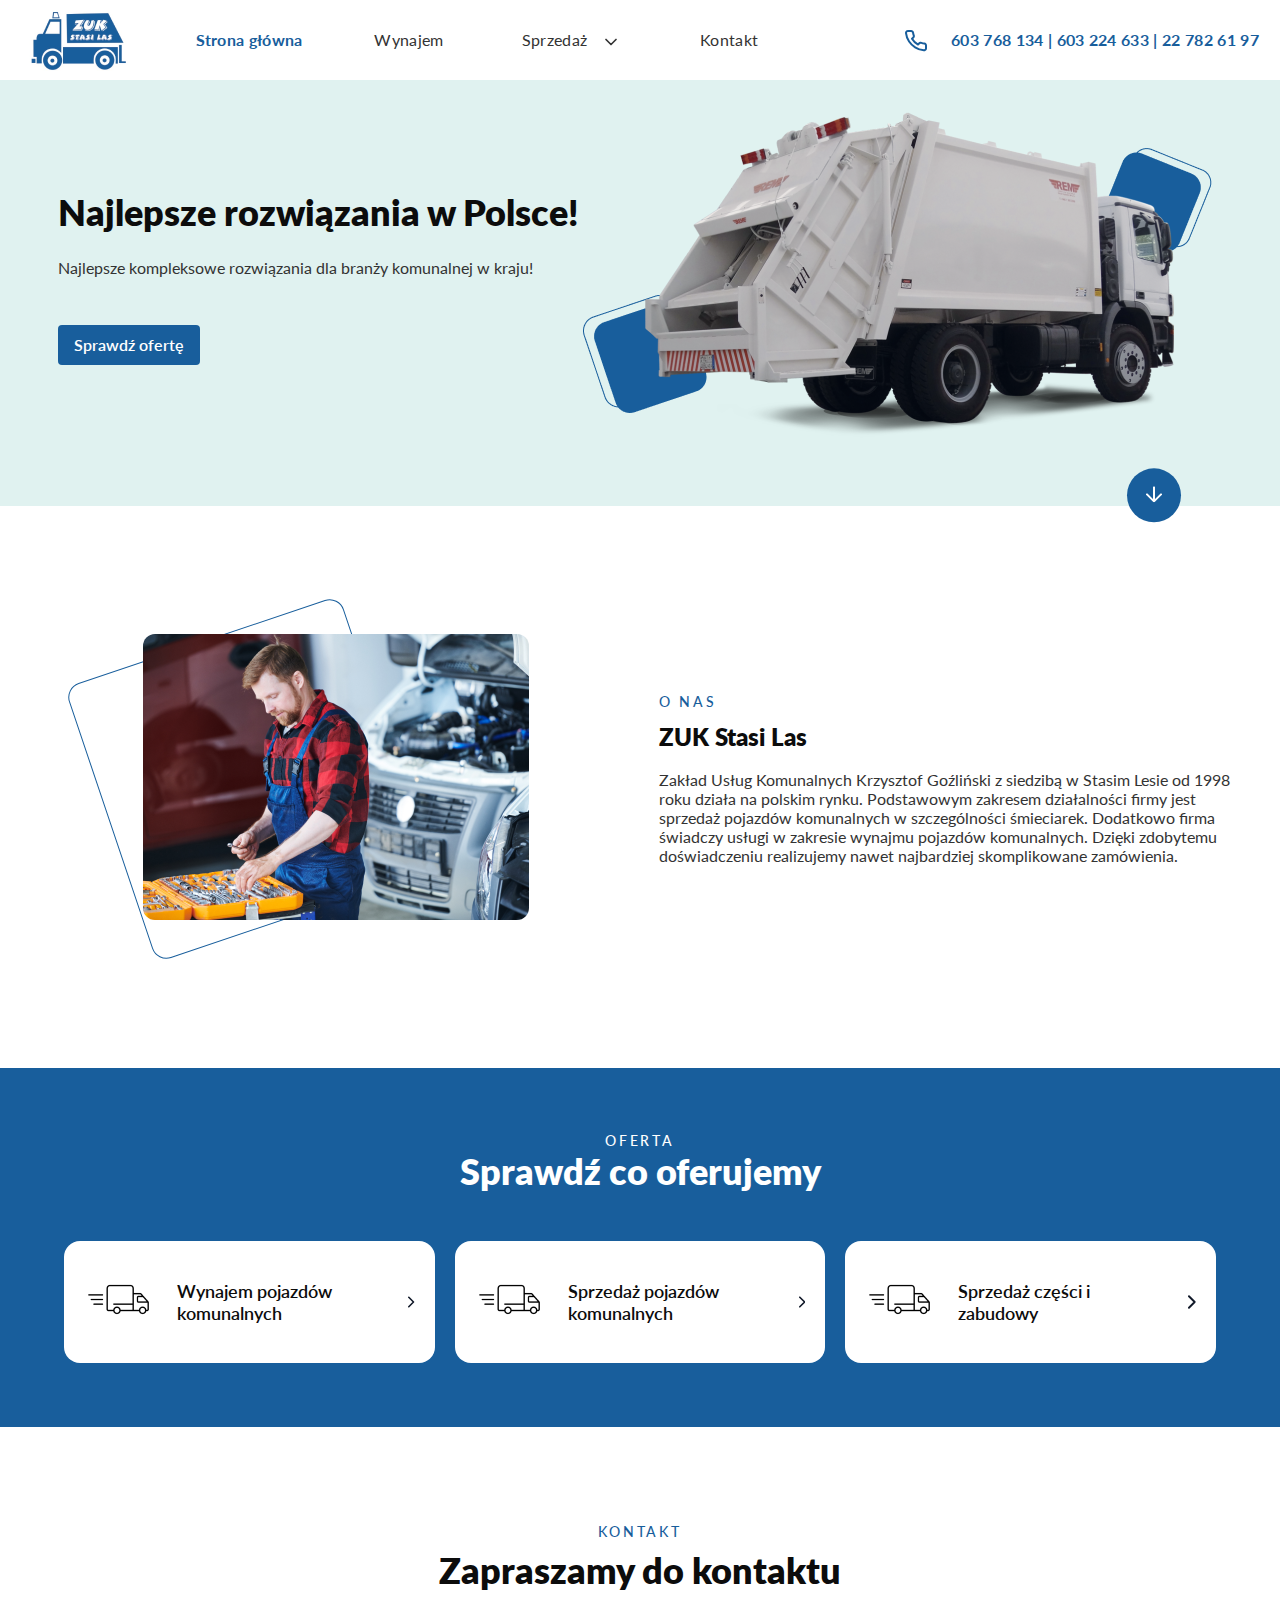
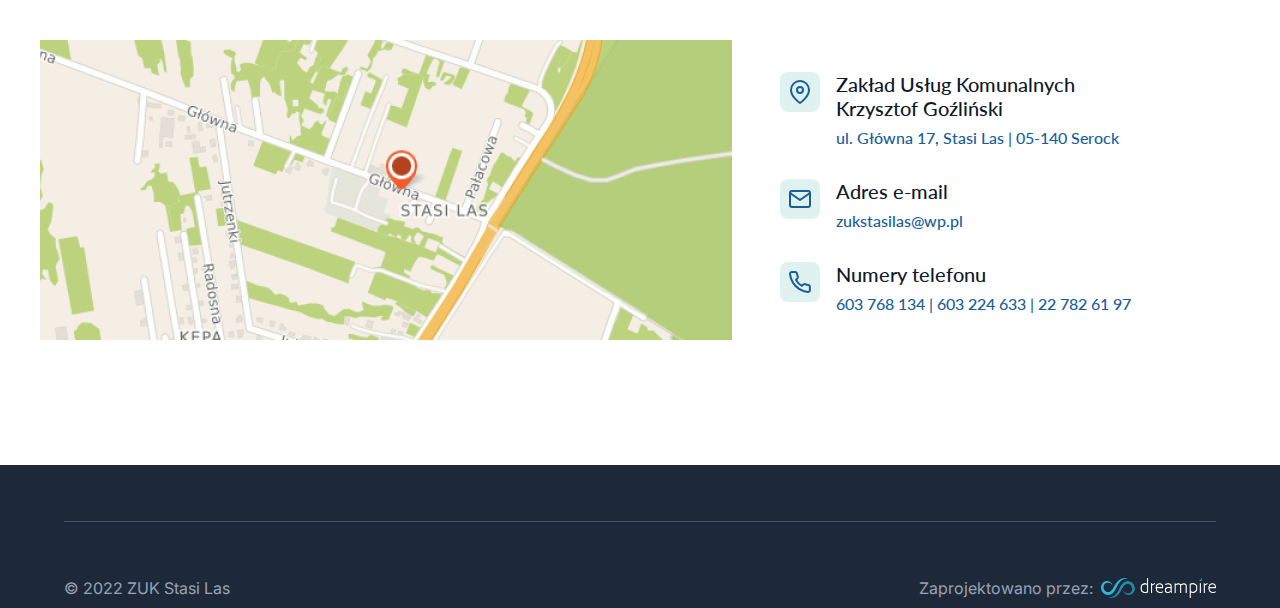
<file: index.html>
<!DOCTYPE html>
<html lang="en">

<head>
  <meta charset="UTF-8">
  <meta http-equiv="X-UA-Compatible" content="IE=edge">
  <meta name="viewport" content="width=device-width, initial-scale=1.0">
  <title>ZUK - Stasi Las</title>

  <link rel="preconnect" href="https://fonts.googleapis.com">
  <link rel="preconnect" href="https://fonts.gstatic.com" crossorigin>
  <link href="https://fonts.googleapis.com/css2?family=Inter&family=Lato:wght@400;700&display=swap" rel="stylesheet">

  <link rel="stylesheet" href="./css/reset.css" />
  <link rel="stylesheet" href="./css/misc.css" />
  <link rel="stylesheet" href="./css/navbar.css" />
  <link rel="stylesheet" href="./css/footer.css" />

  <link rel="stylesheet" href="./index.css" />
</head>

<body>
  <nav class="navigation">
    <img class="navigation__logo" src="./img/logo.png" />
    <ul class="navigation__links">
      <li>
        <a class="navigation__link navigation__link--active" href="./index.html#">Strona główna</a>
      </li>
      <li>
        <a class="navigation__link" href="./rent.html">Wynajem</a>
      </li>
      <li>
        <span class="navigation__link navigation__drop">
          <a>Sprzedaż</a>
          <svg class="navigation__chevron" width="12" height="8" viewBox="0 0 12 8" fill="none"
            xmlns="http://www.w3.org/2000/svg">
            <path d="M1 1.5L6 6.5L11 1.5" stroke="#333333" stroke-width="1.67" stroke-linecap="round"
              stroke-linejoin="round" />
          </svg>
          <div class="navigation__sub">
            <div class="navigation__sale">
              <div>
                <a href="./sale.html">
                  <div class="navigation__sale-line">
                    <img src="./img/truck_drawing--small.png" />
                    <div class="navigation__text">
                      <h3>Pojazdów komunalnych</h3>
                        <p class="help">Znajdziesz tu wiele pojazdów komunalnych dostępnych w naszej ofercie.</p>
                    </div>
                  </div>
                </a>
              </div>
              <div class="navigation__sale-line">
                <svg width="22" height="22" viewBox="0 0 22 22" fill="none" xmlns="http://www.w3.org/2000/svg">
                  <path
                    d="M11.0833 13.8333C12.6021 13.8333 13.8333 12.6021 13.8333 11.0833C13.8333 9.56455 12.6021 8.33333 11.0833 8.33333C9.56455 8.33333 8.33333 9.56455 8.33333 11.0833C8.33333 12.6021 9.56455 13.8333 11.0833 13.8333Z"
                    stroke="#101828" stroke-width="1.5" stroke-linecap="round" stroke-linejoin="round" />
                  <path
                    d="M17.8667 13.8333C17.7446 14.1098 17.7082 14.4165 17.7622 14.7139C17.8161 15.0112 17.9578 15.2856 18.1692 15.5017L18.2242 15.5567C18.3946 15.7269 18.5298 15.9291 18.6221 16.1517C18.7144 16.3743 18.7619 16.6128 18.7619 16.8537C18.7619 17.0947 18.7144 17.3332 18.6221 17.5558C18.5298 17.7784 18.3946 17.9806 18.2242 18.1508C18.0539 18.3213 17.8517 18.4565 17.6291 18.5488C17.4066 18.641 17.168 18.6885 16.9271 18.6885C16.6862 18.6885 16.4476 18.641 16.225 18.5488C16.0025 18.4565 15.8003 18.3213 15.63 18.1508L15.575 18.0958C15.359 17.8845 15.0846 17.7427 14.7872 17.6888C14.4898 17.6349 14.1831 17.6713 13.9067 17.7933C13.6355 17.9095 13.4043 18.1025 13.2414 18.3484C13.0786 18.5943 12.9912 18.8825 12.99 19.1775V19.3333C12.99 19.8196 12.7968 20.2859 12.453 20.6297C12.1092 20.9735 11.6429 21.1667 11.1567 21.1667C10.6704 21.1667 10.2041 20.9735 9.8603 20.6297C9.51649 20.2859 9.32333 19.8196 9.32333 19.3333V19.2508C9.31624 18.9474 9.21802 18.6532 9.04147 18.4063C8.86491 18.1595 8.61817 17.9714 8.33333 17.8667C8.05685 17.7446 7.75016 17.7082 7.45279 17.7622C7.15543 17.8161 6.88104 17.9578 6.665 18.1692L6.61 18.2242C6.43973 18.3946 6.23754 18.5298 6.01497 18.6221C5.79241 18.7144 5.55384 18.7619 5.31292 18.7619C5.07199 18.7619 4.83342 18.7144 4.61086 18.6221C4.3883 18.5298 4.1861 18.3946 4.01583 18.2242C3.84538 18.0539 3.71015 17.8517 3.61789 17.6291C3.52563 17.4066 3.47814 17.168 3.47814 16.9271C3.47814 16.6862 3.52563 16.4476 3.61789 16.225C3.71015 16.0025 3.84538 15.8003 4.01583 15.63L4.07083 15.575C4.28216 15.359 4.42392 15.0846 4.47784 14.7872C4.53175 14.4898 4.49536 14.1831 4.37333 13.9067C4.25713 13.6355 4.06419 13.4043 3.81826 13.2414C3.57233 13.0786 3.28414 12.9912 2.98917 12.99H2.83333C2.3471 12.99 1.88079 12.7968 1.53697 12.453C1.19315 12.1092 1 11.6429 1 11.1567C1 10.6704 1.19315 10.2041 1.53697 9.8603C1.88079 9.51649 2.3471 9.32333 2.83333 9.32333H2.91583C3.21924 9.31624 3.5135 9.21802 3.76036 9.04147C4.00721 8.86491 4.19524 8.61817 4.3 8.33333C4.42202 8.05685 4.45842 7.75016 4.4045 7.45279C4.35059 7.15543 4.20883 6.88104 3.9975 6.665L3.9425 6.61C3.77204 6.43973 3.63682 6.23754 3.54456 6.01497C3.4523 5.79241 3.40481 5.55384 3.40481 5.31292C3.40481 5.07199 3.4523 4.83342 3.54456 4.61086C3.63682 4.3883 3.77204 4.1861 3.9425 4.01583C4.11277 3.84538 4.31496 3.71015 4.53753 3.61789C4.76009 3.52563 4.99865 3.47814 5.23958 3.47814C5.48051 3.47814 5.71908 3.52563 5.94164 3.61789C6.1642 3.71015 6.3664 3.84538 6.53667 4.01583L6.59167 4.07083C6.80771 4.28216 7.0821 4.42392 7.37946 4.47784C7.67682 4.53175 7.98352 4.49536 8.26 4.37333H8.33333C8.60445 4.25713 8.83568 4.06419 8.99855 3.81826C9.16142 3.57233 9.24882 3.28414 9.25 2.98917V2.83333C9.25 2.3471 9.44315 1.88079 9.78697 1.53697C10.1308 1.19315 10.5971 1 11.0833 1C11.5696 1 12.0359 1.19315 12.3797 1.53697C12.7235 1.88079 12.9167 2.3471 12.9167 2.83333V2.91583C12.9178 3.2108 13.0052 3.49899 13.1681 3.74493C13.331 3.99086 13.5622 4.1838 13.8333 4.3C14.1098 4.42202 14.4165 4.45842 14.7139 4.4045C15.0112 4.35059 15.2856 4.20883 15.5017 3.9975L15.5567 3.9425C15.7269 3.77204 15.9291 3.63682 16.1517 3.54456C16.3743 3.4523 16.6128 3.40481 16.8537 3.40481C17.0947 3.40481 17.3332 3.4523 17.5558 3.54456C17.7784 3.63682 17.9806 3.77204 18.1508 3.9425C18.3213 4.11277 18.4565 4.31496 18.5488 4.53753C18.641 4.76009 18.6885 4.99865 18.6885 5.23958C18.6885 5.48051 18.641 5.71908 18.5488 5.94164C18.4565 6.1642 18.3213 6.3664 18.1508 6.53667L18.0958 6.59167C17.8845 6.80771 17.7427 7.0821 17.6888 7.37946C17.6349 7.67682 17.6713 7.98352 17.7933 8.26V8.33333C17.9095 8.60445 18.1025 8.83568 18.3484 8.99855C18.5943 9.16142 18.8825 9.24882 19.1775 9.25H19.3333C19.8196 9.25 20.2859 9.44315 20.6297 9.78697C20.9735 10.1308 21.1667 10.5971 21.1667 11.0833C21.1667 11.5696 20.9735 12.0359 20.6297 12.3797C20.2859 12.7235 19.8196 12.9167 19.3333 12.9167H19.2508C18.9559 12.9178 18.6677 13.0052 18.4217 13.1681C18.1758 13.331 17.9829 13.5622 17.8667 13.8333Z"
                    stroke="#101828" stroke-width="1.5" stroke-linecap="round" stroke-linejoin="round" />
                </svg>
                <div class="navigation__text">
                  <a href="./sale-parts.html">
                  <h3>Części i zabudowy</h3>
                  <p>Wszelkiego rodzaju części, które możesz wykorzystać ponownie oraz zabudowy do pojazdów komunalnych.
                  </p>
                </a>
                </div>
              </div>
            </div>
            <div class="navigation__news">
              <a href="./sale-detail.html">
              <div class="navigation__frame">
                <span>Nowość</span>
                <img src="./img/new_truck.png" />
              </div>
              <h3>New Way Mammoth Front Loader</h3>
              <p>Najnowszy pojazd w naszej ofercie dostępny już w sprzedaży!</p>
              <a href="./sale.html">Sprawdź</a>
            </div>
          </a>
          </div>
        </span>
      </li>
      <li>
        <a class="navigation__link" href="#contact">Kontakt</a>
      </li>
    </ul>
    <div class="navigation__phone">
      <svg width="22" height="23" viewBox="0 0 22 23" fill="none" xmlns="http://www.w3.org/2000/svg">
        <path
          d="M20.9994 16.4881V19.4016C21.0005 19.6721 20.9432 19.9398 20.831 20.1876C20.7188 20.4354 20.5542 20.6579 20.3478 20.8407C20.1415 21.0236 19.8978 21.1628 19.6325 21.2494C19.3672 21.3361 19.0861 21.3683 18.8072 21.3439C15.7128 21.0192 12.7404 19.998 10.1289 18.3624C7.69921 16.8714 5.63926 14.8819 4.09534 12.5354C2.39586 10.0019 1.33824 7.11728 1.00816 4.11541C0.983033 3.84685 1.01608 3.57618 1.1052 3.32063C1.19432 3.06508 1.33757 2.83025 1.52581 2.6311C1.71405 2.43194 1.94317 2.27282 2.19858 2.16387C2.45398 2.05492 2.73008 1.99852 3.0093 1.99826H6.02608C6.5141 1.99362 6.98722 2.16052 7.35725 2.46785C7.72727 2.77518 7.96896 3.20197 8.03727 3.66867C8.1646 4.60106 8.40074 5.51654 8.74118 6.39765C8.87648 6.74525 8.90576 7.12303 8.82556 7.48621C8.74536 7.8494 8.55903 8.18276 8.28867 8.44681L7.01156 9.6802C8.44308 12.1116 10.5276 14.1247 13.0451 15.5072L14.3222 14.2738C14.5956 14.0127 14.9408 13.8328 15.3169 13.7553C15.6929 13.6778 16.0841 13.7061 16.444 13.8368C17.3564 14.1656 18.3043 14.3936 19.2698 14.5166C19.7582 14.5832 20.2044 14.8208 20.5233 15.1843C20.8422 15.5478 21.0116 16.0118 20.9994 16.4881Z"
          stroke="#185E9C" stroke-width="2" stroke-linecap="round" stroke-linejoin="round" />
      </svg>
      <p>603 768 134 | 603 224 633 | 22 782 61 97</p>
    </div>
    <div id="burger" class="navigation__burger burger">
      <span class="burger__segment"></span>
      <span class="burger__segment"></span>
      <span class="burger__segment"></span>
    </div>
  </nav>
  <div class="all">
  <section class="home">
    <div class="home__offer">
      <h2>Najlepsze rozwiązania w Polsce!</h2>
      <p>
        Najlepsze kompleksowe rozwiązania dla branży komunalnej w kraju!
      </p>
      <a href="#offer">
        <button>Sprawdź ofertę</button>
      </a>
    </div>
    <div class="home__truck-wrapper">
      <div class="home__truck">
        <img src="./img/autko.png">
      </div>
      <a href="#about">
        <button class="home__next">
          <svg width="16" height="16" viewBox="0 0 16 16" fill="none" xmlns="http://www.w3.org/2000/svg">
            <path d="M8 1V15M8 15L15 8M8 15L1 8" stroke="white" stroke-width="2" stroke-linecap="round"
              stroke-linejoin="round" />
          </svg>
        </button>
      </a>
    </div>
  </section>
  <section id="about" class="about">
    <div class="about__image">
      <img src="./img/engineer.png" />
    </div>
    <div class="about__content">
      <h2>O nas</h2>
      <h3>ZUK Stasi Las</h3>
      <p>
        Zakład Usług Komunalnych Krzysztof Goźliński z siedzibą w Stasim Lesie od 1998<br> roku działa na polskim rynku.
        Podstawowym zakresem działalności firmy jest<br> sprzedaż pojazdów komunalnych w szczególności śmieciarek. Dodatkowo firma<br> świadczy usługi w zakresie wynajmu pojazdów komunalnych. Dzięki zdobytemu<br> doświadczeniu realizujemy nawet
        najbardziej skomplikowane zamówienia.
      </p>
    </div>
  </section>
  <section id="offer" class="offer">
    <h2>Oferta</h2>
    <h3>Sprawdź co oferujemy</h3>
    <div class="offer__list">
      <a href="./rent.html">
      <div class="offer__block">
        <div class="offer__truck">
          <img src="./img/truck_drawing.png" />
        </div>
        <span>Wynajem pojazdów komunalnych</span>
        <svg width="8" height="14" viewBox="0 0 8 14" fill="none" xmlns="http://www.w3.org/2000/svg">
          <path d="M1 13.0001L7 7.00012L1 1.00012" stroke="#101828" stroke-width="2" stroke-linecap="round"
            stroke-linejoin="round" />
        </svg>
      </div>
    </a>
      <a href="./sale.html">
        <div class="offer__block">
          <div class="offer__truck">
            <img src="./img/truck_drawing.png" />
          </div>
          <span>Sprzedaż pojazdów komunalnych</span>
          <svg width="8" height="14" viewBox="0 0 8 14" fill="none" xmlns="http://www.w3.org/2000/svg">
            <path d="M1 13.0001L7 7.00012L1 1.00012" stroke="#101828" stroke-width="2" stroke-linecap="round"
              stroke-linejoin="round" />
          </svg>
        </div>
      </a>
      <a href="./sale-parts.html">
      <div class="offer__block">
        <div class="offer__truck">
          <img src="./img/truck_drawing.png" />
        </div>
        <span>Sprzedaż części i zabudowy</span>
        <svg width="8" height="14" viewBox="0 0 8 14" fill="none" xmlns="http://www.w3.org/2000/svg">
          <path d="M1 13.0001L7 7.00012L1 1.00012" stroke="#101828" stroke-width="2" stroke-linecap="round"
            stroke-linejoin="round" />
        </svg>
      </div>
    </div>
  </a>
  </section>
  <section id="contact" class="contact">
    <h2>Kontakt</h2>
    <h3>Zapraszamy do kontaktu</h3>
    <div class="contact__grid">
      <img src="./img/map.png" />
      <div class="contact__info">
        <div class="contact__option">
          <div class="contact__icon">
            <svg width="20" height="24" viewBox="0 0 20 24" fill="none" xmlns="http://www.w3.org/2000/svg">
              <path
                d="M19 10C19 17 10 23 10 23C10 23 1 17 1 10C1 7.61305 1.94821 5.32387 3.63604 3.63604C5.32387 1.94821 7.61305 1 10 1C12.3869 1 14.6761 1.94821 16.364 3.63604C18.0518 5.32387 19 7.61305 19 10Z"
                stroke="#185E9C" stroke-width="2" stroke-linecap="round" stroke-linejoin="round" />
              <path
                d="M10 13C11.6569 13 13 11.6569 13 10C13 8.34315 11.6569 7 10 7C8.34315 7 7 8.34315 7 10C7 11.6569 8.34315 13 10 13Z"
                stroke="#185E9C" stroke-width="2" stroke-linecap="round" stroke-linejoin="round" />
            </svg>
          </div>
          <div class="contact__text">
            <span>Zakład Usług Komunalnych <br> Krzysztof Goźliński</span>
            <p>ul. Główna 17, Stasi Las | 05-140 Serock</p>
          </div>
        </div>
        <div class="contact__option">
          <div class="contact__icon">
            <svg width="22" height="18" viewBox="0 0 22 18" fill="none" xmlns="http://www.w3.org/2000/svg">
              <path
                d="M21 3C21 1.9 20.1 1 19 1H3C1.9 1 1 1.9 1 3M21 3V15C21 16.1 20.1 17 19 17H3C1.9 17 1 16.1 1 15V3M21 3L11 10L1 3"
                stroke="#185E9C" stroke-width="2" stroke-linecap="round" stroke-linejoin="round" />
            </svg>
          </div>
          <div class="contact__text">
            <span>Adres e-mail</span>
            <p>zukstasilas@wp.pl</p>
          </div>
        </div>
        <div class="contact__option">
          <div class="contact__icon">
            <svg width="22" height="22" viewBox="0 0 22 22" fill="none" xmlns="http://www.w3.org/2000/svg">
              <path
                d="M20.8881 15.9201V18.9201C20.8892 19.1986 20.8322 19.4743 20.7206 19.7294C20.6091 19.9846 20.4454 20.2137 20.2402 20.402C20.035 20.5902 19.7927 20.7336 19.5289 20.8228C19.265 20.912 18.9855 20.9452 18.7081 20.9201C15.631 20.5857 12.6751 19.5342 10.0781 17.8501C7.66194 16.3148 5.61345 14.2663 4.07812 11.8501C2.38809 9.2413 1.33636 6.27109 1.00812 3.1801C0.983127 2.90356 1.01599 2.62486 1.10462 2.36172C1.19324 2.09859 1.33569 1.85679 1.52288 1.65172C1.71008 1.44665 1.93792 1.28281 2.19191 1.17062C2.44589 1.05843 2.72046 1.00036 2.99812 1.0001H5.99812C6.48342 0.995321 6.95391 1.16718 7.32188 1.48363C7.68985 1.80008 7.93019 2.23954 7.99812 2.7201C8.12474 3.68016 8.35957 4.62282 8.69812 5.5301C8.83266 5.88802 8.86178 6.27701 8.78202 6.65098C8.70227 7.02494 8.51698 7.36821 8.24812 7.6401L6.97812 8.9101C8.40167 11.4136 10.4746 13.4865 12.9781 14.9101L14.2481 13.6401C14.52 13.3712 14.8633 13.1859 15.2372 13.1062C15.6112 13.0264 16.0002 13.0556 16.3581 13.1901C17.2654 13.5286 18.2081 13.7635 19.1681 13.8901C19.6539 13.9586 20.0975 14.2033 20.4146 14.5776C20.7318 14.9519 20.9003 15.4297 20.8881 15.9201Z"
                stroke="#185E9C" stroke-width="2" stroke-linecap="round" stroke-linejoin="round" />
            </svg>
          </div>
          <div class="contact__text">
            <span>Numery telefonu</span>
            <p>603 768 134 | 603 224 633 | 22 782 61 97</p>
          </div>
        </div>
      </div>
    </div>
  </section>
</div>
  <footer>
    <div></div>
    <div class="footer__divider"></div>
    <div class="footer__text">
      <span>&copy; 2022 ZUK Stasi Las</span>
      <div class="footer__divider"></div>
      <span class="footer__dreampire">Zaprojektowano przez: <img class="dreampire-logo"
          src="./img/dreampire_logo.png" /> </span>
    </div>
  </footer>
  <script src="./js/navbar.js"></script>
</body>

</html>
</file>
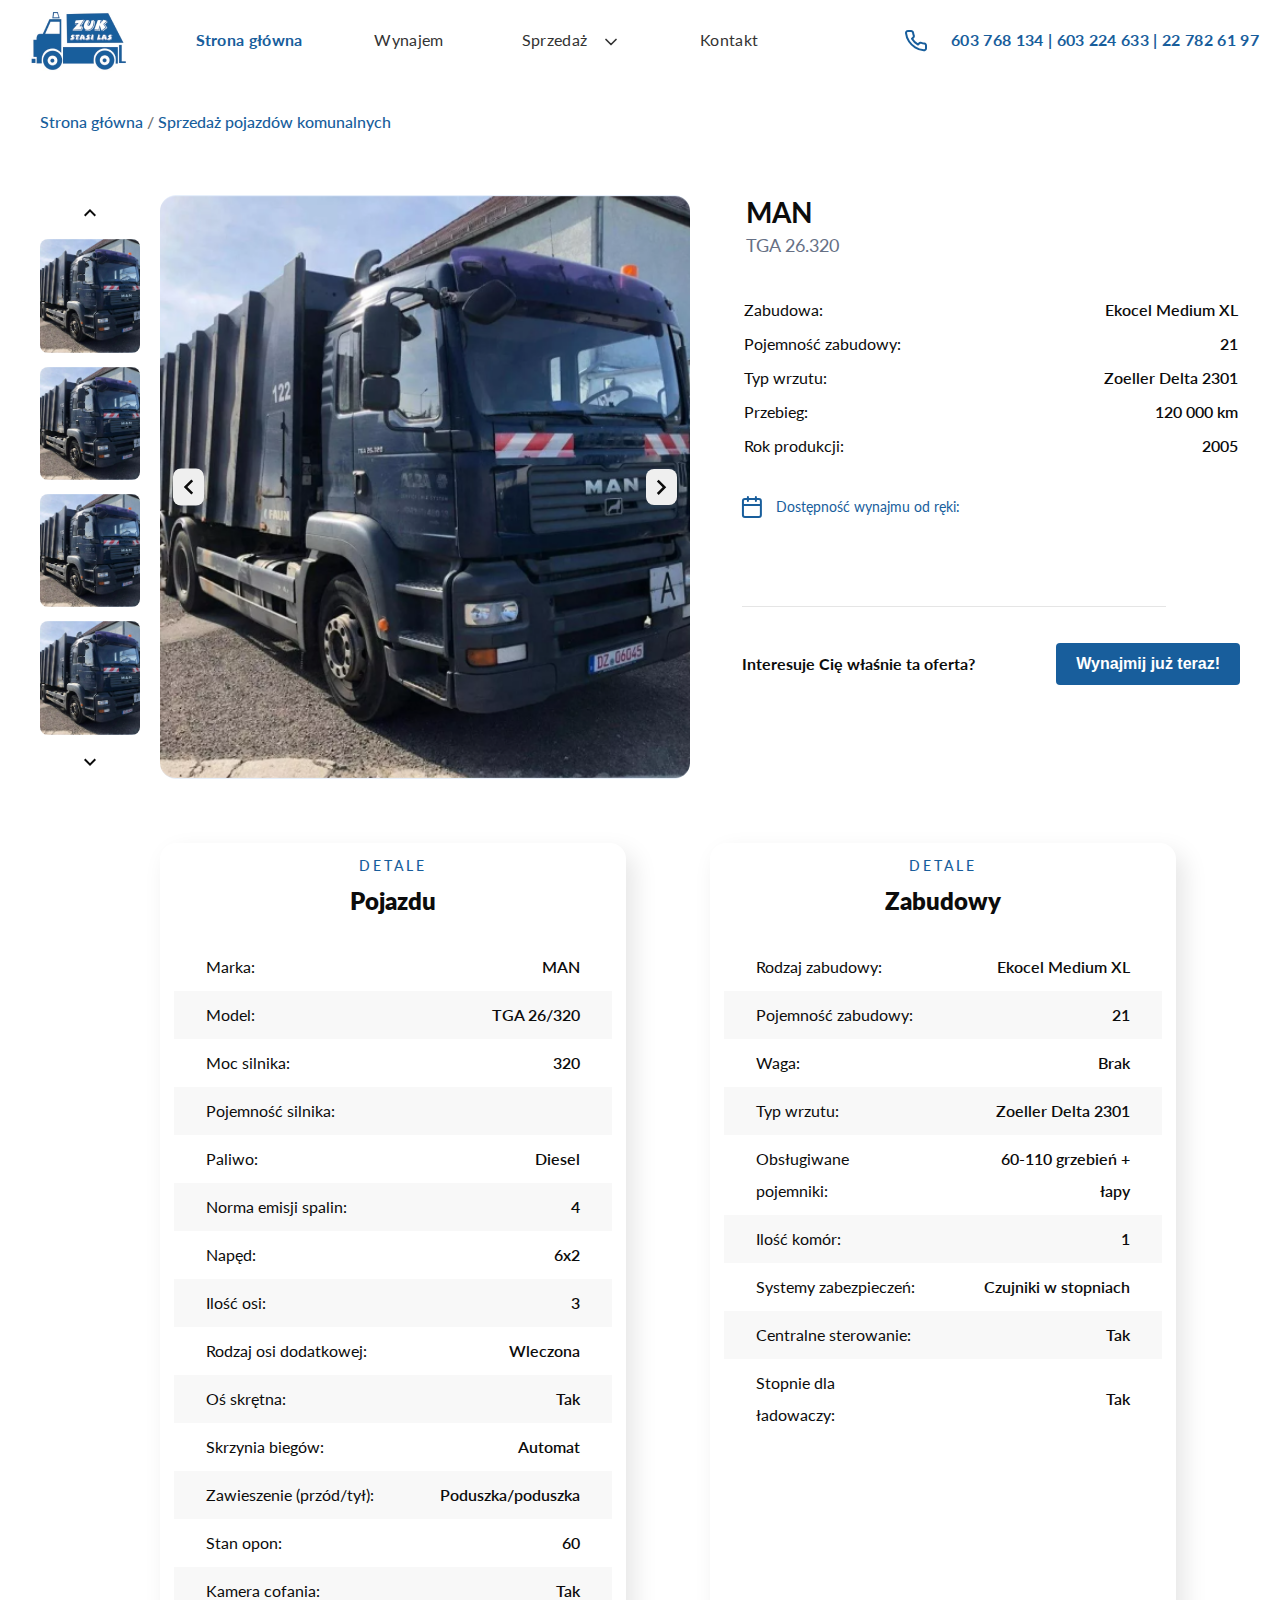
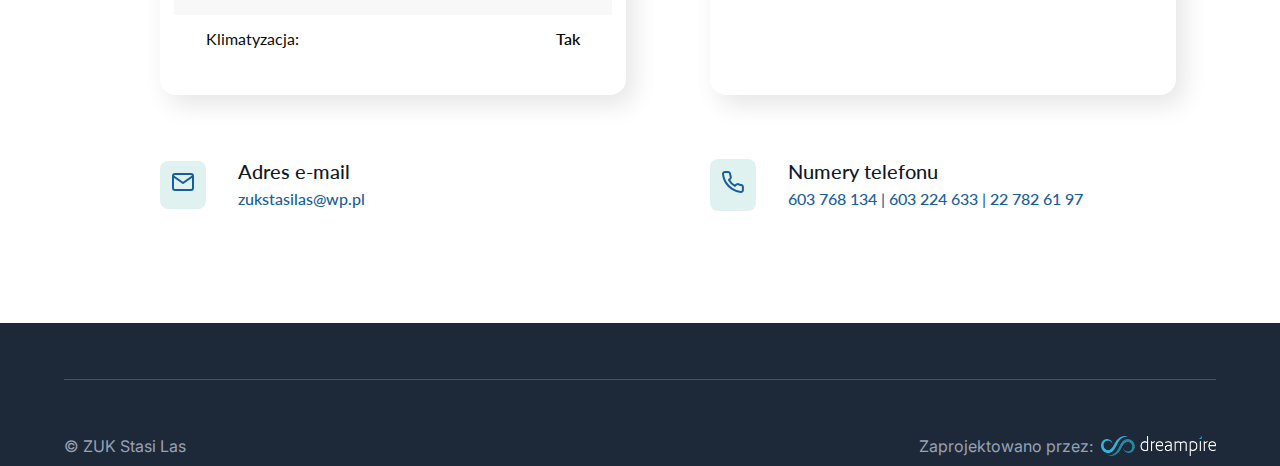
<file: rent-detail.html>
<!DOCTYPE html>
<html lang="en">
<head>
  <meta charset="UTF-8">
  <meta http-equiv="X-UA-Compatible" content="IE=edge">
  <meta name="viewport" content="width=device-width, initial-scale=1.0">
  <title>ZUK - Stasi Las</title>

  <link rel="preconnect" href="https://fonts.googleapis.com">
  <link rel="preconnect" href="https://fonts.gstatic.com" crossorigin>
  <link href="https://fonts.googleapis.com/css2?family=Inter&family=Lato:wght@400;700&display=swap" rel="stylesheet">

  <link rel="stylesheet" href="./css/reset.css"/>
  <link rel="stylesheet" href="./css/misc.css"/>
  <link rel="stylesheet" href="./css/navbar.css"/>
  <link rel="stylesheet" href="./css/footer.css"/>

  <link rel="stylesheet" href="./rent-detail.css"/>

</head>
<body>
  <nav class="navigation">
    <img class="navigation__logo" src="./img/logo.png"/>
    <ul class="navigation__links">
      <li>
        <a class="navigation__link navigation__link--active" href="./index.html#">Strona główna</a>
      </li>
      <li>
        <a class="navigation__link" href="./rent.html">Wynajem</a>
      </li>
      <li>
        <span class="navigation__link navigation__drop">
          <a>Sprzedaż</a>
          <svg class="navigation__chevron" width="12" height="8" viewBox="0 0 12 8" fill="none"
            xmlns="http://www.w3.org/2000/svg">
            <path d="M1 1.5L6 6.5L11 1.5" stroke="#333333" stroke-width="1.67" stroke-linecap="round"
              stroke-linejoin="round" />
          </svg>
          <div class="navigation__sub">
            <div class="navigation__sale">
              <div>
                <a href="./sale.html">
                  <div class="navigation__sale-line">
                    <img src="./img/truck_drawing--small.png" />
                    <div class="navigation__text">
                      <h3>Pojazdów komunalnych</h3>
                        <p>Znajdziesz tu wiele pojazdów komunalnych dostępnych w naszej ofercie.</p>
                    </div>
                  </div>
                </a>
              </div>
              <div class="navigation__sale-line">
                <svg width="22" height="22" viewBox="0 0 22 22" fill="none" xmlns="http://www.w3.org/2000/svg">
                  <path
                    d="M11.0833 13.8333C12.6021 13.8333 13.8333 12.6021 13.8333 11.0833C13.8333 9.56455 12.6021 8.33333 11.0833 8.33333C9.56455 8.33333 8.33333 9.56455 8.33333 11.0833C8.33333 12.6021 9.56455 13.8333 11.0833 13.8333Z"
                    stroke="#101828" stroke-width="1.5" stroke-linecap="round" stroke-linejoin="round" />
                  <path
                    d="M17.8667 13.8333C17.7446 14.1098 17.7082 14.4165 17.7622 14.7139C17.8161 15.0112 17.9578 15.2856 18.1692 15.5017L18.2242 15.5567C18.3946 15.7269 18.5298 15.9291 18.6221 16.1517C18.7144 16.3743 18.7619 16.6128 18.7619 16.8537C18.7619 17.0947 18.7144 17.3332 18.6221 17.5558C18.5298 17.7784 18.3946 17.9806 18.2242 18.1508C18.0539 18.3213 17.8517 18.4565 17.6291 18.5488C17.4066 18.641 17.168 18.6885 16.9271 18.6885C16.6862 18.6885 16.4476 18.641 16.225 18.5488C16.0025 18.4565 15.8003 18.3213 15.63 18.1508L15.575 18.0958C15.359 17.8845 15.0846 17.7427 14.7872 17.6888C14.4898 17.6349 14.1831 17.6713 13.9067 17.7933C13.6355 17.9095 13.4043 18.1025 13.2414 18.3484C13.0786 18.5943 12.9912 18.8825 12.99 19.1775V19.3333C12.99 19.8196 12.7968 20.2859 12.453 20.6297C12.1092 20.9735 11.6429 21.1667 11.1567 21.1667C10.6704 21.1667 10.2041 20.9735 9.8603 20.6297C9.51649 20.2859 9.32333 19.8196 9.32333 19.3333V19.2508C9.31624 18.9474 9.21802 18.6532 9.04147 18.4063C8.86491 18.1595 8.61817 17.9714 8.33333 17.8667C8.05685 17.7446 7.75016 17.7082 7.45279 17.7622C7.15543 17.8161 6.88104 17.9578 6.665 18.1692L6.61 18.2242C6.43973 18.3946 6.23754 18.5298 6.01497 18.6221C5.79241 18.7144 5.55384 18.7619 5.31292 18.7619C5.07199 18.7619 4.83342 18.7144 4.61086 18.6221C4.3883 18.5298 4.1861 18.3946 4.01583 18.2242C3.84538 18.0539 3.71015 17.8517 3.61789 17.6291C3.52563 17.4066 3.47814 17.168 3.47814 16.9271C3.47814 16.6862 3.52563 16.4476 3.61789 16.225C3.71015 16.0025 3.84538 15.8003 4.01583 15.63L4.07083 15.575C4.28216 15.359 4.42392 15.0846 4.47784 14.7872C4.53175 14.4898 4.49536 14.1831 4.37333 13.9067C4.25713 13.6355 4.06419 13.4043 3.81826 13.2414C3.57233 13.0786 3.28414 12.9912 2.98917 12.99H2.83333C2.3471 12.99 1.88079 12.7968 1.53697 12.453C1.19315 12.1092 1 11.6429 1 11.1567C1 10.6704 1.19315 10.2041 1.53697 9.8603C1.88079 9.51649 2.3471 9.32333 2.83333 9.32333H2.91583C3.21924 9.31624 3.5135 9.21802 3.76036 9.04147C4.00721 8.86491 4.19524 8.61817 4.3 8.33333C4.42202 8.05685 4.45842 7.75016 4.4045 7.45279C4.35059 7.15543 4.20883 6.88104 3.9975 6.665L3.9425 6.61C3.77204 6.43973 3.63682 6.23754 3.54456 6.01497C3.4523 5.79241 3.40481 5.55384 3.40481 5.31292C3.40481 5.07199 3.4523 4.83342 3.54456 4.61086C3.63682 4.3883 3.77204 4.1861 3.9425 4.01583C4.11277 3.84538 4.31496 3.71015 4.53753 3.61789C4.76009 3.52563 4.99865 3.47814 5.23958 3.47814C5.48051 3.47814 5.71908 3.52563 5.94164 3.61789C6.1642 3.71015 6.3664 3.84538 6.53667 4.01583L6.59167 4.07083C6.80771 4.28216 7.0821 4.42392 7.37946 4.47784C7.67682 4.53175 7.98352 4.49536 8.26 4.37333H8.33333C8.60445 4.25713 8.83568 4.06419 8.99855 3.81826C9.16142 3.57233 9.24882 3.28414 9.25 2.98917V2.83333C9.25 2.3471 9.44315 1.88079 9.78697 1.53697C10.1308 1.19315 10.5971 1 11.0833 1C11.5696 1 12.0359 1.19315 12.3797 1.53697C12.7235 1.88079 12.9167 2.3471 12.9167 2.83333V2.91583C12.9178 3.2108 13.0052 3.49899 13.1681 3.74493C13.331 3.99086 13.5622 4.1838 13.8333 4.3C14.1098 4.42202 14.4165 4.45842 14.7139 4.4045C15.0112 4.35059 15.2856 4.20883 15.5017 3.9975L15.5567 3.9425C15.7269 3.77204 15.9291 3.63682 16.1517 3.54456C16.3743 3.4523 16.6128 3.40481 16.8537 3.40481C17.0947 3.40481 17.3332 3.4523 17.5558 3.54456C17.7784 3.63682 17.9806 3.77204 18.1508 3.9425C18.3213 4.11277 18.4565 4.31496 18.5488 4.53753C18.641 4.76009 18.6885 4.99865 18.6885 5.23958C18.6885 5.48051 18.641 5.71908 18.5488 5.94164C18.4565 6.1642 18.3213 6.3664 18.1508 6.53667L18.0958 6.59167C17.8845 6.80771 17.7427 7.0821 17.6888 7.37946C17.6349 7.67682 17.6713 7.98352 17.7933 8.26V8.33333C17.9095 8.60445 18.1025 8.83568 18.3484 8.99855C18.5943 9.16142 18.8825 9.24882 19.1775 9.25H19.3333C19.8196 9.25 20.2859 9.44315 20.6297 9.78697C20.9735 10.1308 21.1667 10.5971 21.1667 11.0833C21.1667 11.5696 20.9735 12.0359 20.6297 12.3797C20.2859 12.7235 19.8196 12.9167 19.3333 12.9167H19.2508C18.9559 12.9178 18.6677 13.0052 18.4217 13.1681C18.1758 13.331 17.9829 13.5622 17.8667 13.8333Z"
                    stroke="#101828" stroke-width="1.5" stroke-linecap="round" stroke-linejoin="round" />
                </svg>
                <div class="navigation__text">
                  <a href="./sale-parts.html">
                  <h3>Części i zabudowy</h3>
                  <p>Wszelkiego rodzaju części, które możesz wykorzystać ponownie oraz zabudowy do pojazdów komunalnych.
                  </p>
                </a>
                </div>
              </div>
            </div>
            <div class="navigation__news">
              <a href="./sale-detail.html">
              <div class="navigation__frame">
                <span>Nowość</span>
                <img src="./img/new_truck.png" />
              </div>
              <h3>New Way Mammoth Front Loader</h3>
              <p>Najnowszy pojazd w naszej ofercie dostępny już w sprzedaży!</p>
              <a href="./sale.html">Sprawdź</a>
            </div>
          </a>
          </div>
        </span>
      </li>
      <li>
        <a class="navigation__link" href="#navigation_email">Kontakt</a>
      </li>
    </ul>
    <div class="navigation__phone">
      <svg width="22" height="23" viewBox="0 0 22 23" fill="none" xmlns="http://www.w3.org/2000/svg">
        <path d="M20.9994 16.4881V19.4016C21.0005 19.6721 20.9432 19.9398 20.831 20.1876C20.7188 20.4354 20.5542 20.6579 20.3478 20.8407C20.1415 21.0236 19.8978 21.1628 19.6325 21.2494C19.3672 21.3361 19.0861 21.3683 18.8072 21.3439C15.7128 21.0192 12.7404 19.998 10.1289 18.3624C7.69921 16.8714 5.63926 14.8819 4.09534 12.5354C2.39586 10.0019 1.33824 7.11728 1.00816 4.11541C0.983033 3.84685 1.01608 3.57618 1.1052 3.32063C1.19432 3.06508 1.33757 2.83025 1.52581 2.6311C1.71405 2.43194 1.94317 2.27282 2.19858 2.16387C2.45398 2.05492 2.73008 1.99852 3.0093 1.99826H6.02608C6.5141 1.99362 6.98722 2.16052 7.35725 2.46785C7.72727 2.77518 7.96896 3.20197 8.03727 3.66867C8.1646 4.60106 8.40074 5.51654 8.74118 6.39765C8.87648 6.74525 8.90576 7.12303 8.82556 7.48621C8.74536 7.8494 8.55903 8.18276 8.28867 8.44681L7.01156 9.6802C8.44308 12.1116 10.5276 14.1247 13.0451 15.5072L14.3222 14.2738C14.5956 14.0127 14.9408 13.8328 15.3169 13.7553C15.6929 13.6778 16.0841 13.7061 16.444 13.8368C17.3564 14.1656 18.3043 14.3936 19.2698 14.5166C19.7582 14.5832 20.2044 14.8208 20.5233 15.1843C20.8422 15.5478 21.0116 16.0118 20.9994 16.4881Z" stroke="#185E9C" stroke-width="2" stroke-linecap="round" stroke-linejoin="round"/>
      </svg>
      <p>603 768 134  |   603 224 633  |  22 782 61 97</p>
    </div>
    <div id="burger" class="navigation__burger burger">
      <span class="burger__segment"></span>
      <span class="burger__segment"></span>
      <span class="burger__segment"></span>
    </div>
  </nav>
  <section class="sale-detail">
    <div class="sale-detail__nav">
      <a href="./index.html">Strona główna</a>
      <span>/</span>
      <a href="./sale.html">Sprzedaż pojazdów komunalnych</a>
    </div>
    <div class="sale-detail__main">
      <div class="gallery-nav">
        <button class="gallery-nav__btn">
          <svg width="12" height="8" viewBox="0 0 12 8" fill="none" xmlns="http://www.w3.org/2000/svg">
            <path d="M10.59 7.40997L6 2.82997L1.41 7.40997L0 5.99997L6 -2.67029e-05L12 5.99997L10.59 7.40997Z" fill="#0C0C0C"/>
          </svg>            
        </button>
        <div class="gallery-nav__frame">
          <img class="gallery-nav__item" src="./img/sale_truck.png"/>
        </div>
        <div class="gallery-nav__frame">
          <img class="gallery-nav__item" src="./img/sale_truck.png"/>
        </div>
        <div class="gallery-nav__frame">
          <img class="gallery-nav__item" src="./img/sale_truck.png"/>
        </div>
        <div class="gallery-nav__frame">
          <img class="gallery-nav__item" src="./img/sale_truck.png"/>
        </div>
        <button class="gallery-nav__btn">
          <svg width="12" height="8" viewBox="0 0 12 8" fill="none" xmlns="http://www.w3.org/2000/svg">
            <path d="M6 8L0 2L1.41 0.59L6 5.17L10.59 0.59L12 2L6 8Z" fill="#0C0C0C"/>
            </svg>                       
        </button>
      </div>
      <div class="gallery">
        <button class="gallery__left">
          <svg width="11" height="17" viewBox="0 0 11 17" fill="none" xmlns="http://www.w3.org/2000/svg">
            <path d="M10.1616 2.6695L4.36912 8.47427L10.1616 14.279L8.37834 16.0622L0.789917 8.47427L8.37834 0.886337L10.1616 2.6695Z" fill="#0C0C0C"/>
          </svg>                               
        </button>
        <img src="./img/sale_truck.png"/>
        <button class="gallery__right">
          <svg width="11" height="16" viewBox="0 0 11 16" fill="none" xmlns="http://www.w3.org/2000/svg">
            <path d="M0.864136 2.49366L6.65664 8.29842L0.864136 14.1032L2.64742 15.8864L10.2359 8.29842L2.64742 0.710495L0.864136 2.49366Z" fill="#0C0C0C"/>
          </svg>            
        </button>
      </div>
      <div class="sale-detail__brief">
        <header class="sale-detail__head">
          <h3>MAN</h3>
          <p>TGA 26.320</p>
        </header>
        <table class="table sale-detail__table">
          <tr>
            <td>Zabudowa:</td>
            <td>Ekocel Medium XL</td>
          </tr>
          <tr>
            <td>Pojemność zabudowy:</td>
            <td>21</td>
          </tr>
          <tr>
            <td>Typ wrzutu:</td>
            <td>Zoeller Delta 2301</td>
          </tr>
          <tr>
            <td>Przebieg:</td>
            <td>120 000 km</td>
          </tr>
          <tr>
            <td>Rok produkcji:</td>
            <td>2005</td>
          </tr>
        </table>
        <div class="rent-item__when">
          <svg width="21" height="22" viewBox="0 0 21 22" fill="none" xmlns="http://www.w3.org/2000/svg">
            <path d="M14.8966 1V5M6.91726 1V5M1.93018 9H19.8837M3.92501 3H17.8888C18.9905 3 19.8837 3.89543 19.8837 5V19C19.8837 20.1046 18.9905 21 17.8888 21H3.92501C2.82329 21 1.93018 20.1046 1.93018 19V5C1.93018 3.89543 2.82329 3 3.92501 3Z" stroke="#185E9C" stroke-width="2" stroke-linecap="round" stroke-linejoin="round"/>
          </svg>
        <a href="#contact">              
          <span class="font">Dostępność wynajmu od ręki: </span>
        </a>
        </div>
        <div class="sale-detail__interest">
          <span>Interesuje Cię właśnie ta oferta?</span>
          <button>Wynajmij już teraz!</button>
        </div>
      </div>
      <div></div>
      <div class="sale-detail__truck">
        <h3>Detale</h3>
        <p>Pojazdu</p>
        <table class="sale-detail__table">
          <tr>
            <td>Marka:</td>
            <td>MAN</td>
          </tr>
          <tr>
            <td>Model:</td>
            <td>TGA 26/320</td>
          </tr>
          <tr>
            <td>Moc silnika:</td>
            <td>320</td>
          </tr>
          <tr>
            <td>Pojemność silnika:</td>
            <td></td>
          </tr>
          <tr>
            <td>Paliwo:</td>
            <td>Diesel</td>
          </tr>
          <tr>
            <td>Norma emisji spalin:</td>
            <td>4</td>
          </tr>
          <tr>
            <td>Napęd:</td>
            <td>6x2</td>
          </tr>
          <tr>
            <td>Ilość osi:</td>
            <td>3</td>
          </tr>
          <tr>
            <td>Rodzaj osi dodatkowej:</td>
            <td>Wleczona</td>
          </tr>
          <tr>
            <td>Oś skrętna:</td>
            <td>Tak</td>
          </tr>
          <tr>
            <td>Skrzynia biegów:</td>
            <td>Automat</td>
          </tr>
          <tr>
            <td>Zawieszenie (przód/tył):</td>
            <td>Poduszka/poduszka</td>
          </tr>
          <tr>
            <td>Stan opon:</td>
            <td>60</td>
          </tr>
          <tr>
            <td>Kamera cofania:</td>
            <td>Tak</td>
          </tr>
          <tr>
            <td>Klimatyzacja:</td>
            <td>Tak</td>
          </tr>
        </table>
      </div>
      <div class="sale-detail__truck" >
        <h3>Detale</h3>
        <p>Zabudowy</p>
        <table class="sale-detail__table">
          <tr>
            <td>Rodzaj zabudowy:</td>
            <td>Ekocel Medium XL</td>
          </tr>
          <tr>
            <td>Pojemność zabudowy:</td>
            <td>21</td>
          </tr>
          <tr>
            <td>Waga:</td>
            <td>Brak</td>
          </tr>
          <tr>
            <td>Typ wrzutu:</td>
            <td>Zoeller Delta 2301</td>
          </tr>
          <tr>
            <td>Obsługiwane pojemniki:</td>
            <td>60-110 grzebień + łapy</td>
          </tr>
          <tr>
            <td>Ilość komór:</td>
            <td>1</td>
          </tr>
          <tr>
            <td>Systemy zabezpieczeń:</td>
            <td>Czujniki w stopniach</td>
          </tr>
          <tr>
            <td>Centralne sterowanie:</td>
            <td>Tak</td>
          </tr>
          <tr>
            <td>Stopnie dla ładowaczy:</td>
            <td>Tak</td>
          </tr>
        </table>
      </div>
      <div></div>
      <div class="contact">
        <div class="contact__icon">
          <svg width="22" height="18" viewBox="0 0 22 18" fill="none" xmlns="http://www.w3.org/2000/svg">
            <path d="M21 3C21 1.9 20.1 1 19 1H3C1.9 1 1 1.9 1 3M21 3V15C21 16.1 20.1 17 19 17H3C1.9 17 1 16.1 1 15V3M21 3L11 10L1 3" stroke="#185E9C" stroke-width="2" stroke-linecap="round" stroke-linejoin="round"/>
          </svg>              
        </div>
        <div>
          <h3 id="navigation_email">Adres e-mail</h3>
          <p>zukstasilas@wp.pl</p>
        </div>
      </div> 
      <div class="contact">
        <div class="contact__icon">
          <svg width="22" height="22" viewBox="0 0 22 22" fill="none" xmlns="http://www.w3.org/2000/svg">
            <path d="M20.8881 15.9201V18.9201C20.8892 19.1986 20.8322 19.4743 20.7206 19.7294C20.6091 19.9846 20.4454 20.2137 20.2402 20.402C20.035 20.5902 19.7927 20.7336 19.5289 20.8228C19.265 20.912 18.9855 20.9452 18.7081 20.9201C15.631 20.5857 12.6751 19.5342 10.0781 17.8501C7.66194 16.3148 5.61345 14.2663 4.07812 11.8501C2.38809 9.2413 1.33636 6.27109 1.00812 3.1801C0.983127 2.90356 1.01599 2.62486 1.10462 2.36172C1.19324 2.09859 1.33569 1.85679 1.52288 1.65172C1.71008 1.44665 1.93792 1.28281 2.19191 1.17062C2.44589 1.05843 2.72046 1.00036 2.99812 1.0001H5.99812C6.48342 0.995321 6.95391 1.16718 7.32188 1.48363C7.68985 1.80008 7.93019 2.23954 7.99812 2.7201C8.12474 3.68016 8.35957 4.62282 8.69812 5.5301C8.83266 5.88802 8.86178 6.27701 8.78202 6.65098C8.70227 7.02494 8.51698 7.36821 8.24812 7.6401L6.97812 8.9101C8.40167 11.4136 10.4746 13.4865 12.9781 14.9101L14.2481 13.6401C14.52 13.3712 14.8633 13.1859 15.2372 13.1062C15.6112 13.0264 16.0002 13.0556 16.3581 13.1901C17.2654 13.5286 18.2081 13.7635 19.1681 13.8901C19.6539 13.9586 20.0975 14.2033 20.4146 14.5776C20.7318 14.9519 20.9003 15.4297 20.8881 15.9201Z" stroke="#185E9C" stroke-width="2" stroke-linecap="round" stroke-linejoin="round"/>
            </svg>                         
        </div>
        <div>
          <h3>Numery telefonu</h3>
          <p>603 768 134  |  603  224 633  |  22 782 61 97</p>
        </div>
      </div>
    </div>
  </section>
  <footer>
    <div></div>
    <div class="footer__divider"></div>
    <div class="footer__text">
      <span>&copy; ZUK Stasi Las</span>
      <div class="footer__divider"></div>
      <span class="footer__dreampire">Zaprojektowano przez: <img class="dreampire-logo" src="./img/dreampire_logo.png"/> </span>
    </div>
  </footer>
  <script src="./js/navbar.js"></script>
</body>
</html>
</file>
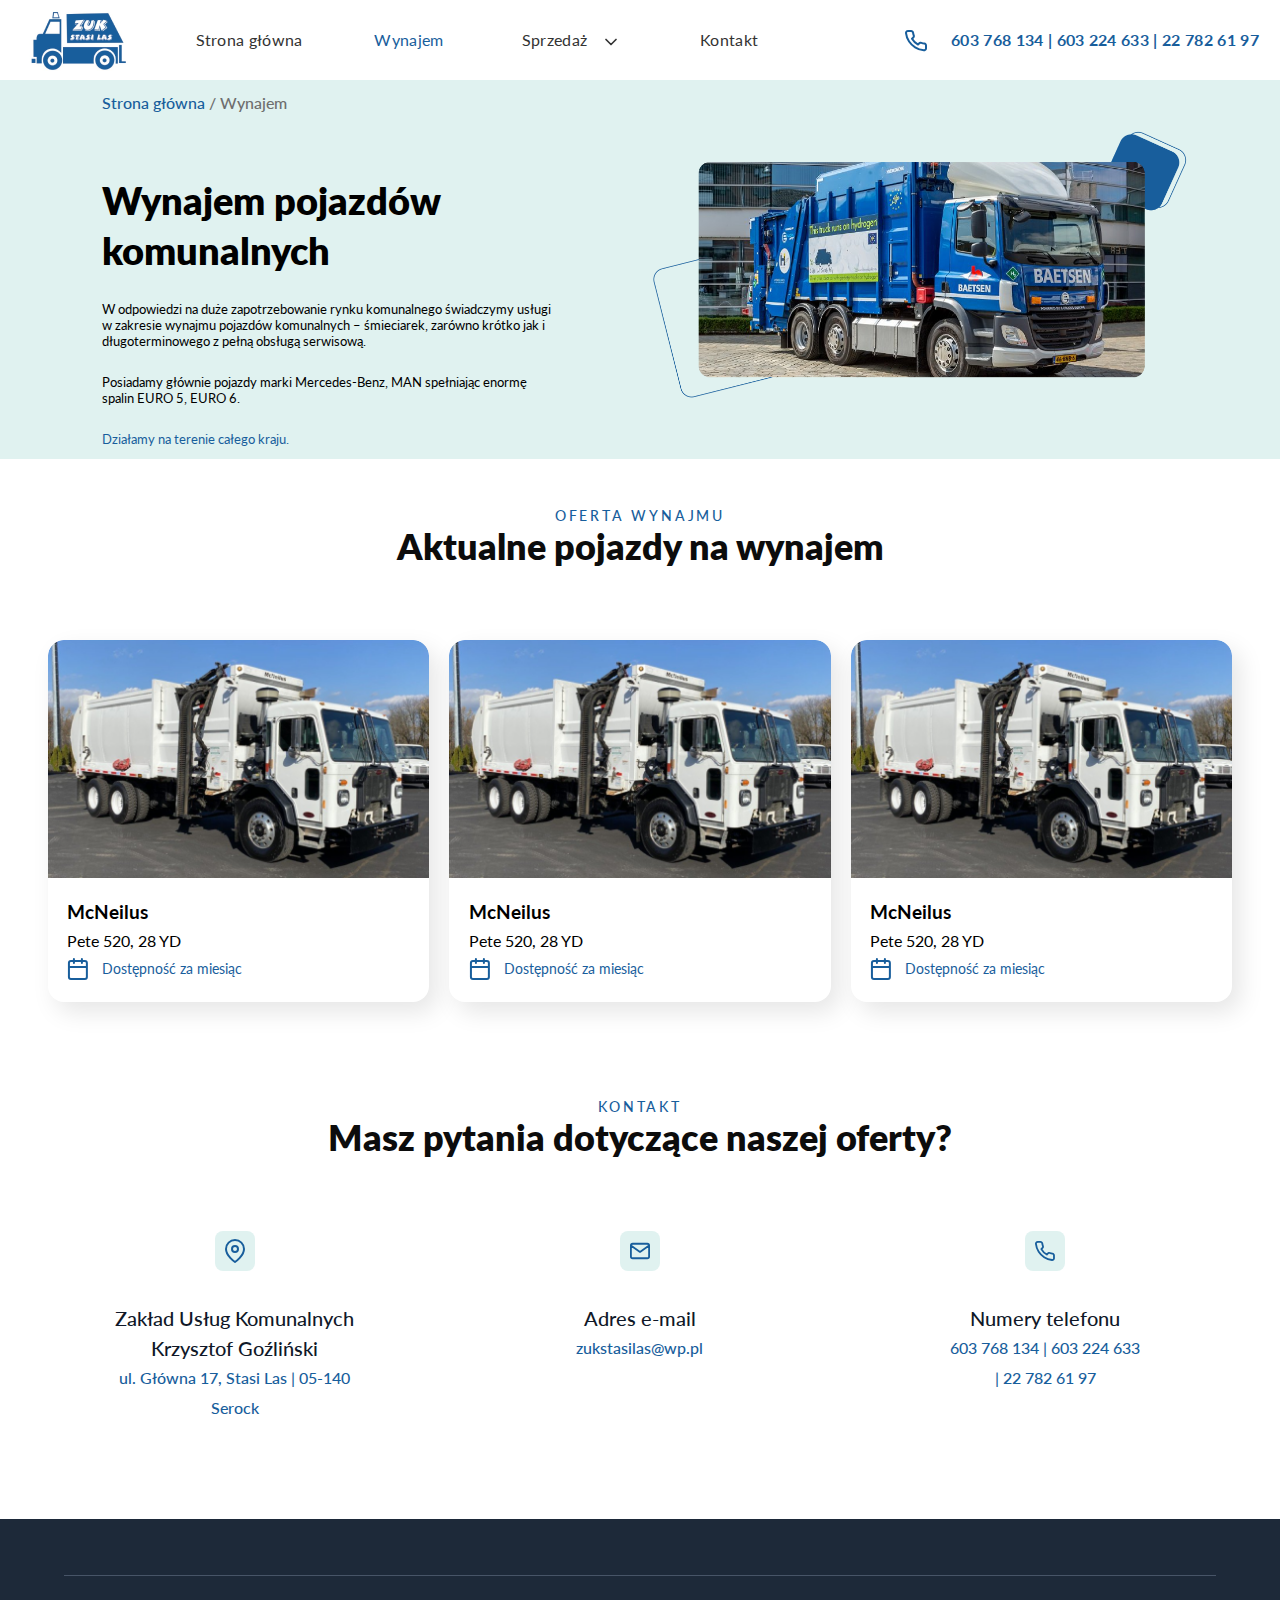
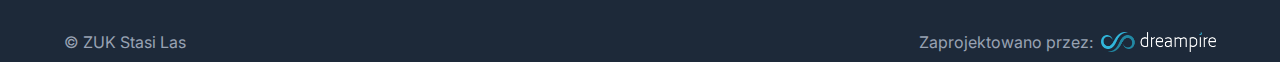
<file: rent.html>
<!DOCTYPE html>
<html lang="en">
<head>
  <meta charset="UTF-8">
  <meta http-equiv="X-UA-Compatible" content="IE=edge">
  <meta name="viewport" content="width=device-width, initial-scale=1.0">
  <title>ZUK - Stasi Las</title>

  <link rel="preconnect" href="https://fonts.googleapis.com">
  <link rel="preconnect" href="https://fonts.gstatic.com" crossorigin>
  <link href="https://fonts.googleapis.com/css2?family=Inter&family=Lato:wght@400;700&display=swap" rel="stylesheet">

  <link rel="stylesheet" href="./css/reset.css"/>
  <link rel="stylesheet" href="./css/misc.css"/>
  <link rel="stylesheet" href="./css/navbar.css"/>
  <link rel="stylesheet" href="./css/footer.css"/>

  <link rel="stylesheet" href="./rent.css"/>

</head>
<body>
  <nav class="navigation">
    <img class="navigation__logo" src="./img/logo.png"/>
    <ul class="navigation__links">
      <li>
        <a class="navigation__link navigation__link--active color_home" href="./index.html#">Strona główna</a>
      </li>
      <li>
        <a class="navigation__link color_rent" href="./rent.html">Wynajem</a>
      </li>
      <li>
        <span class="navigation__link navigation__drop color_sale">
          <a>Sprzedaż</a>
          <svg class="navigation__chevron" width="12" height="8" viewBox="0 0 12 8" fill="none"
            xmlns="http://www.w3.org/2000/svg">
            <path d="M1 1.5L6 6.5L11 1.5" stroke="#333333" stroke-width="1.67" stroke-linecap="round"
              stroke-linejoin="round" />
          </svg>
          <div class="navigation__sub">
            <div class="navigation__sale">
              <div>
                <a href="./sale.html">
                  <div class="navigation__sale-line">
                    <img src="./img/truck_drawing--small.png" />
                    <div class="navigation__text">
                      <h3>Pojazdów komunalnych</h3>
                        <p>Znajdziesz tu wiele pojazdów komunalnych dostępnych w naszej ofercie.</p>
                    </div>
                  </div>
                </a>
              </div>
              <div class="navigation__sale-line">
                <svg width="22" height="22" viewBox="0 0 22 22" fill="none" xmlns="http://www.w3.org/2000/svg">
                  <path
                    d="M11.0833 13.8333C12.6021 13.8333 13.8333 12.6021 13.8333 11.0833C13.8333 9.56455 12.6021 8.33333 11.0833 8.33333C9.56455 8.33333 8.33333 9.56455 8.33333 11.0833C8.33333 12.6021 9.56455 13.8333 11.0833 13.8333Z"
                    stroke="#101828" stroke-width="1.5" stroke-linecap="round" stroke-linejoin="round" />
                  <path
                    d="M17.8667 13.8333C17.7446 14.1098 17.7082 14.4165 17.7622 14.7139C17.8161 15.0112 17.9578 15.2856 18.1692 15.5017L18.2242 15.5567C18.3946 15.7269 18.5298 15.9291 18.6221 16.1517C18.7144 16.3743 18.7619 16.6128 18.7619 16.8537C18.7619 17.0947 18.7144 17.3332 18.6221 17.5558C18.5298 17.7784 18.3946 17.9806 18.2242 18.1508C18.0539 18.3213 17.8517 18.4565 17.6291 18.5488C17.4066 18.641 17.168 18.6885 16.9271 18.6885C16.6862 18.6885 16.4476 18.641 16.225 18.5488C16.0025 18.4565 15.8003 18.3213 15.63 18.1508L15.575 18.0958C15.359 17.8845 15.0846 17.7427 14.7872 17.6888C14.4898 17.6349 14.1831 17.6713 13.9067 17.7933C13.6355 17.9095 13.4043 18.1025 13.2414 18.3484C13.0786 18.5943 12.9912 18.8825 12.99 19.1775V19.3333C12.99 19.8196 12.7968 20.2859 12.453 20.6297C12.1092 20.9735 11.6429 21.1667 11.1567 21.1667C10.6704 21.1667 10.2041 20.9735 9.8603 20.6297C9.51649 20.2859 9.32333 19.8196 9.32333 19.3333V19.2508C9.31624 18.9474 9.21802 18.6532 9.04147 18.4063C8.86491 18.1595 8.61817 17.9714 8.33333 17.8667C8.05685 17.7446 7.75016 17.7082 7.45279 17.7622C7.15543 17.8161 6.88104 17.9578 6.665 18.1692L6.61 18.2242C6.43973 18.3946 6.23754 18.5298 6.01497 18.6221C5.79241 18.7144 5.55384 18.7619 5.31292 18.7619C5.07199 18.7619 4.83342 18.7144 4.61086 18.6221C4.3883 18.5298 4.1861 18.3946 4.01583 18.2242C3.84538 18.0539 3.71015 17.8517 3.61789 17.6291C3.52563 17.4066 3.47814 17.168 3.47814 16.9271C3.47814 16.6862 3.52563 16.4476 3.61789 16.225C3.71015 16.0025 3.84538 15.8003 4.01583 15.63L4.07083 15.575C4.28216 15.359 4.42392 15.0846 4.47784 14.7872C4.53175 14.4898 4.49536 14.1831 4.37333 13.9067C4.25713 13.6355 4.06419 13.4043 3.81826 13.2414C3.57233 13.0786 3.28414 12.9912 2.98917 12.99H2.83333C2.3471 12.99 1.88079 12.7968 1.53697 12.453C1.19315 12.1092 1 11.6429 1 11.1567C1 10.6704 1.19315 10.2041 1.53697 9.8603C1.88079 9.51649 2.3471 9.32333 2.83333 9.32333H2.91583C3.21924 9.31624 3.5135 9.21802 3.76036 9.04147C4.00721 8.86491 4.19524 8.61817 4.3 8.33333C4.42202 8.05685 4.45842 7.75016 4.4045 7.45279C4.35059 7.15543 4.20883 6.88104 3.9975 6.665L3.9425 6.61C3.77204 6.43973 3.63682 6.23754 3.54456 6.01497C3.4523 5.79241 3.40481 5.55384 3.40481 5.31292C3.40481 5.07199 3.4523 4.83342 3.54456 4.61086C3.63682 4.3883 3.77204 4.1861 3.9425 4.01583C4.11277 3.84538 4.31496 3.71015 4.53753 3.61789C4.76009 3.52563 4.99865 3.47814 5.23958 3.47814C5.48051 3.47814 5.71908 3.52563 5.94164 3.61789C6.1642 3.71015 6.3664 3.84538 6.53667 4.01583L6.59167 4.07083C6.80771 4.28216 7.0821 4.42392 7.37946 4.47784C7.67682 4.53175 7.98352 4.49536 8.26 4.37333H8.33333C8.60445 4.25713 8.83568 4.06419 8.99855 3.81826C9.16142 3.57233 9.24882 3.28414 9.25 2.98917V2.83333C9.25 2.3471 9.44315 1.88079 9.78697 1.53697C10.1308 1.19315 10.5971 1 11.0833 1C11.5696 1 12.0359 1.19315 12.3797 1.53697C12.7235 1.88079 12.9167 2.3471 12.9167 2.83333V2.91583C12.9178 3.2108 13.0052 3.49899 13.1681 3.74493C13.331 3.99086 13.5622 4.1838 13.8333 4.3C14.1098 4.42202 14.4165 4.45842 14.7139 4.4045C15.0112 4.35059 15.2856 4.20883 15.5017 3.9975L15.5567 3.9425C15.7269 3.77204 15.9291 3.63682 16.1517 3.54456C16.3743 3.4523 16.6128 3.40481 16.8537 3.40481C17.0947 3.40481 17.3332 3.4523 17.5558 3.54456C17.7784 3.63682 17.9806 3.77204 18.1508 3.9425C18.3213 4.11277 18.4565 4.31496 18.5488 4.53753C18.641 4.76009 18.6885 4.99865 18.6885 5.23958C18.6885 5.48051 18.641 5.71908 18.5488 5.94164C18.4565 6.1642 18.3213 6.3664 18.1508 6.53667L18.0958 6.59167C17.8845 6.80771 17.7427 7.0821 17.6888 7.37946C17.6349 7.67682 17.6713 7.98352 17.7933 8.26V8.33333C17.9095 8.60445 18.1025 8.83568 18.3484 8.99855C18.5943 9.16142 18.8825 9.24882 19.1775 9.25H19.3333C19.8196 9.25 20.2859 9.44315 20.6297 9.78697C20.9735 10.1308 21.1667 10.5971 21.1667 11.0833C21.1667 11.5696 20.9735 12.0359 20.6297 12.3797C20.2859 12.7235 19.8196 12.9167 19.3333 12.9167H19.2508C18.9559 12.9178 18.6677 13.0052 18.4217 13.1681C18.1758 13.331 17.9829 13.5622 17.8667 13.8333Z"
                    stroke="#101828" stroke-width="1.5" stroke-linecap="round" stroke-linejoin="round" />
                </svg>
                <div class="navigation__text">
                  <a href="./sale-parts.html">
                  <h3>Części i zabudowy</h3>
                  <p>Wszelkiego rodzaju części, które możesz wykorzystać ponownie oraz zabudowy do pojazdów komunalnych.
                  </p>
                </a>
                </div>
              </div>
            </div>
            <div class="navigation__news">
              <a href="./sale-detail.html">
              <div class="navigation__frame">
                <span>Nowość</span>
                <img src="./img/new_truck.png" />
              </div>
              <h3>New Way Mammoth Front Loader</h3>
              <p>Najnowszy pojazd w naszej ofercie dostępny już w sprzedaży!</p>
              <a href="./sale.html">Sprawdź</a>
            </div>
          </a>
          </div>
        </span>
      </li>
      <li>
        <a class="navigation__link" href="#navigation_contact">Kontakt</a>
      </li>
    </ul>
    <div class="navigation__phone">
      <svg width="22" height="23" viewBox="0 0 22 23" fill="none" xmlns="http://www.w3.org/2000/svg">
        <path d="M20.9994 16.4881V19.4016C21.0005 19.6721 20.9432 19.9398 20.831 20.1876C20.7188 20.4354 20.5542 20.6579 20.3478 20.8407C20.1415 21.0236 19.8978 21.1628 19.6325 21.2494C19.3672 21.3361 19.0861 21.3683 18.8072 21.3439C15.7128 21.0192 12.7404 19.998 10.1289 18.3624C7.69921 16.8714 5.63926 14.8819 4.09534 12.5354C2.39586 10.0019 1.33824 7.11728 1.00816 4.11541C0.983033 3.84685 1.01608 3.57618 1.1052 3.32063C1.19432 3.06508 1.33757 2.83025 1.52581 2.6311C1.71405 2.43194 1.94317 2.27282 2.19858 2.16387C2.45398 2.05492 2.73008 1.99852 3.0093 1.99826H6.02608C6.5141 1.99362 6.98722 2.16052 7.35725 2.46785C7.72727 2.77518 7.96896 3.20197 8.03727 3.66867C8.1646 4.60106 8.40074 5.51654 8.74118 6.39765C8.87648 6.74525 8.90576 7.12303 8.82556 7.48621C8.74536 7.8494 8.55903 8.18276 8.28867 8.44681L7.01156 9.6802C8.44308 12.1116 10.5276 14.1247 13.0451 15.5072L14.3222 14.2738C14.5956 14.0127 14.9408 13.8328 15.3169 13.7553C15.6929 13.6778 16.0841 13.7061 16.444 13.8368C17.3564 14.1656 18.3043 14.3936 19.2698 14.5166C19.7582 14.5832 20.2044 14.8208 20.5233 15.1843C20.8422 15.5478 21.0116 16.0118 20.9994 16.4881Z" stroke="#185E9C" stroke-width="2" stroke-linecap="round" stroke-linejoin="round"/>
      </svg>
      <p>603 768 134  |   603 224 633  |  22 782 61 97</p>
    </div>
    <div id="burger" class="navigation__burger burger">
      <span class="burger__segment"></span>
      <span class="burger__segment"></span>
      <span class="burger__segment"></span>
    </div>
  </nav>
  <section class="rent__home">
    <div class="rent__nav">
      <span><a href="./index.html">Strona główna</a></span>
      <span>/</span>
      <span>Wynajem</span>
    </div>
    <div class="rent__grid">
      <div class="rent__text">
        <h1 class="rent_title">Wynajem pojazdów komunalnych</h1>
        <p>
          W odpowiedzi na duże zapotrzebowanie rynku komunalnego świadczymy usługi w zakresie wynajmu pojazdów komunalnych – śmieciarek, zarówno krótko jak i długoterminowego z pełną obsługą serwisową. 
        </p>
        <p>
          Posiadamy głównie pojazdy marki Mercedes-Benz, MAN spełniając enormę spalin EURO 5, EURO 6.
        </p>
        <p class="paragraph--decorated">
          Działamy na terenie całego kraju.
        </p>
      </div>
      <div class="rent__image">
        <img src="./img//truck_2.png"/>
      </div>
    </div>
  </section>
  <section class="rent__recent">
    <header class="rent__heading">
      <h3>Oferta wynajmu</h3>
      <p>Aktualne pojazdy na wynajem</p>
    </header>
    <div class="rent__list">
      <a href="./rent-detail.html" class="rent-item">
        <div>
          <img class="rent-item__image" src="./img/rent_truck.png" />
        </div>
        <div class="rent-item__content">
          <h3>McNeilus</h3>
          <p>Pete 520, 28 YD</p>
          <div class="rent-item__when">
            <svg width="21" height="22" viewBox="0 0 21 22" fill="none" xmlns="http://www.w3.org/2000/svg">
              <path d="M14.8966 1V5M6.91726 1V5M1.93018 9H19.8837M3.92501 3H17.8888C18.9905 3 19.8837 3.89543 19.8837 5V19C19.8837 20.1046 18.9905 21 17.8888 21H3.92501C2.82329 21 1.93018 20.1046 1.93018 19V5C1.93018 3.89543 2.82329 3 3.92501 3Z" stroke="#185E9C" stroke-width="2" stroke-linecap="round" stroke-linejoin="round"/>
            </svg>              
            <span>Dostępność za miesiąc</span>
          </div>
        </div>
      </a>
      <a href="./rent-detail.html" class="rent-item">
        <div>
          <img class="rent-item__image" src="./img/rent_truck.png" />
        </div>
        <div class="rent-item__content">
          <h3>McNeilus</h3>
          <p>Pete 520, 28 YD</p>
          <div class="rent-item__when">
            <svg width="21" height="22" viewBox="0 0 21 22" fill="none" xmlns="http://www.w3.org/2000/svg">
              <path d="M14.8966 1V5M6.91726 1V5M1.93018 9H19.8837M3.92501 3H17.8888C18.9905 3 19.8837 3.89543 19.8837 5V19C19.8837 20.1046 18.9905 21 17.8888 21H3.92501C2.82329 21 1.93018 20.1046 1.93018 19V5C1.93018 3.89543 2.82329 3 3.92501 3Z" stroke="#185E9C" stroke-width="2" stroke-linecap="round" stroke-linejoin="round"/>
            </svg>              
            <span>Dostępność za miesiąc</span>
          </div>
        </div>
      </a>
      <a href="./rent-detail.html" class="rent-item">
        <div>
          <img class="rent-item__image" src="./img/rent_truck.png" />
        </div>
        <div class="rent-item__content">
          <h3>McNeilus</h3>
          <p>Pete 520, 28 YD</p>
          <div class="rent-item__when">
            <svg width="21" height="22" viewBox="0 0 21 22" fill="none" xmlns="http://www.w3.org/2000/svg">
              <path d="M14.8966 1V5M6.91726 1V5M1.93018 9H19.8837M3.92501 3H17.8888C18.9905 3 19.8837 3.89543 19.8837 5V19C19.8837 20.1046 18.9905 21 17.8888 21H3.92501C2.82329 21 1.93018 20.1046 1.93018 19V5C1.93018 3.89543 2.82329 3 3.92501 3Z" stroke="#185E9C" stroke-width="2" stroke-linecap="round" stroke-linejoin="round"/>
            </svg>              
            <span>Dostępność za miesiąc</span>
          </div>
        </div>
      </a>
    </div>
  </section>
  <section class="rent__contact">
    <header class="rent__heading">
      <h3 id="navigation_contact">Kontakt</h3>
      <p>Masz pytania dotyczące naszej oferty?</p>
    </header>
    <div class="rent__contact-list">
      <div class="contact">
        <div class="contact__icon">
          <svg width="20" height="24" viewBox="0 0 20 24" fill="none" xmlns="http://www.w3.org/2000/svg">
            <path d="M19 10C19 17 10 23 10 23C10 23 1 17 1 10C1 7.61305 1.94821 5.32387 3.63604 3.63604C5.32387 1.94821 7.61305 1 10 1C12.3869 1 14.6761 1.94821 16.364 3.63604C18.0518 5.32387 19 7.61305 19 10Z" stroke="#185E9C" stroke-width="2" stroke-linecap="round" stroke-linejoin="round"/>
            <path d="M10 13C11.6569 13 13 11.6569 13 10C13 8.34315 11.6569 7 10 7C8.34315 7 7 8.34315 7 10C7 11.6569 8.34315 13 10 13Z" stroke="#185E9C" stroke-width="2" stroke-linecap="round" stroke-linejoin="round"/>
          </svg>
        </div>
        <div class="contact__text">
          <span>Zakład Usług Komunalnych <br> Krzysztof Goźliński</span>
          <p>ul. Główna 17, Stasi Las  |  05-140 Serock</p>
        </div>
      </div>
      <div class="contact">
        <div class="contact__icon">
          <svg width="22" height="18" viewBox="0 0 22 18" fill="none" xmlns="http://www.w3.org/2000/svg">
            <path d="M21 3C21 1.9 20.1 1 19 1H3C1.9 1 1 1.9 1 3M21 3V15C21 16.1 20.1 17 19 17H3C1.9 17 1 16.1 1 15V3M21 3L11 10L1 3" stroke="#185E9C" stroke-width="2" stroke-linecap="round" stroke-linejoin="round"/>
            </svg>
        </div>
        <div class="contact__text">
          <span>Adres e-mail</span>
          <p>zukstasilas@wp.pl</p>
        </div>
      </div>
      <div class="contact">
        <div class="contact__icon">
          <svg width="22" height="22" viewBox="0 0 22 22" fill="none" xmlns="http://www.w3.org/2000/svg">
            <path d="M20.8881 15.9201V18.9201C20.8892 19.1986 20.8322 19.4743 20.7206 19.7294C20.6091 19.9846 20.4454 20.2137 20.2402 20.402C20.035 20.5902 19.7927 20.7336 19.5289 20.8228C19.265 20.912 18.9855 20.9452 18.7081 20.9201C15.631 20.5857 12.6751 19.5342 10.0781 17.8501C7.66194 16.3148 5.61345 14.2663 4.07812 11.8501C2.38809 9.2413 1.33636 6.27109 1.00812 3.1801C0.983127 2.90356 1.01599 2.62486 1.10462 2.36172C1.19324 2.09859 1.33569 1.85679 1.52288 1.65172C1.71008 1.44665 1.93792 1.28281 2.19191 1.17062C2.44589 1.05843 2.72046 1.00036 2.99812 1.0001H5.99812C6.48342 0.995321 6.95391 1.16718 7.32188 1.48363C7.68985 1.80008 7.93019 2.23954 7.99812 2.7201C8.12474 3.68016 8.35957 4.62282 8.69812 5.5301C8.83266 5.88802 8.86178 6.27701 8.78202 6.65098C8.70227 7.02494 8.51698 7.36821 8.24812 7.6401L6.97812 8.9101C8.40167 11.4136 10.4746 13.4865 12.9781 14.9101L14.2481 13.6401C14.52 13.3712 14.8633 13.1859 15.2372 13.1062C15.6112 13.0264 16.0002 13.0556 16.3581 13.1901C17.2654 13.5286 18.2081 13.7635 19.1681 13.8901C19.6539 13.9586 20.0975 14.2033 20.4146 14.5776C20.7318 14.9519 20.9003 15.4297 20.8881 15.9201Z" stroke="#185E9C" stroke-width="2" stroke-linecap="round" stroke-linejoin="round"/>
            </svg>
        </div>
        <div class="contact__text">
          <span>Numery telefonu</span>
          <p>603 768 134 | 603  224 633 <br> | 22 782 61 97</p>
        </div>
      </div>
    </div>
  </section>
  <footer>
    <div></div>
    <div class="footer__divider"></div>
    <div class="footer__text">
      <span>&copy; ZUK Stasi Las</span>
      <div class="footer__divider"></div>
      <span class="footer__dreampire">Zaprojektowano przez: <img class="dreampire-logo" src="./img/dreampire_logo.png"/> </span>
    </div>
  </footer>
  <script src="./js/navbar.js"></script>
</body>
</html>
</file>
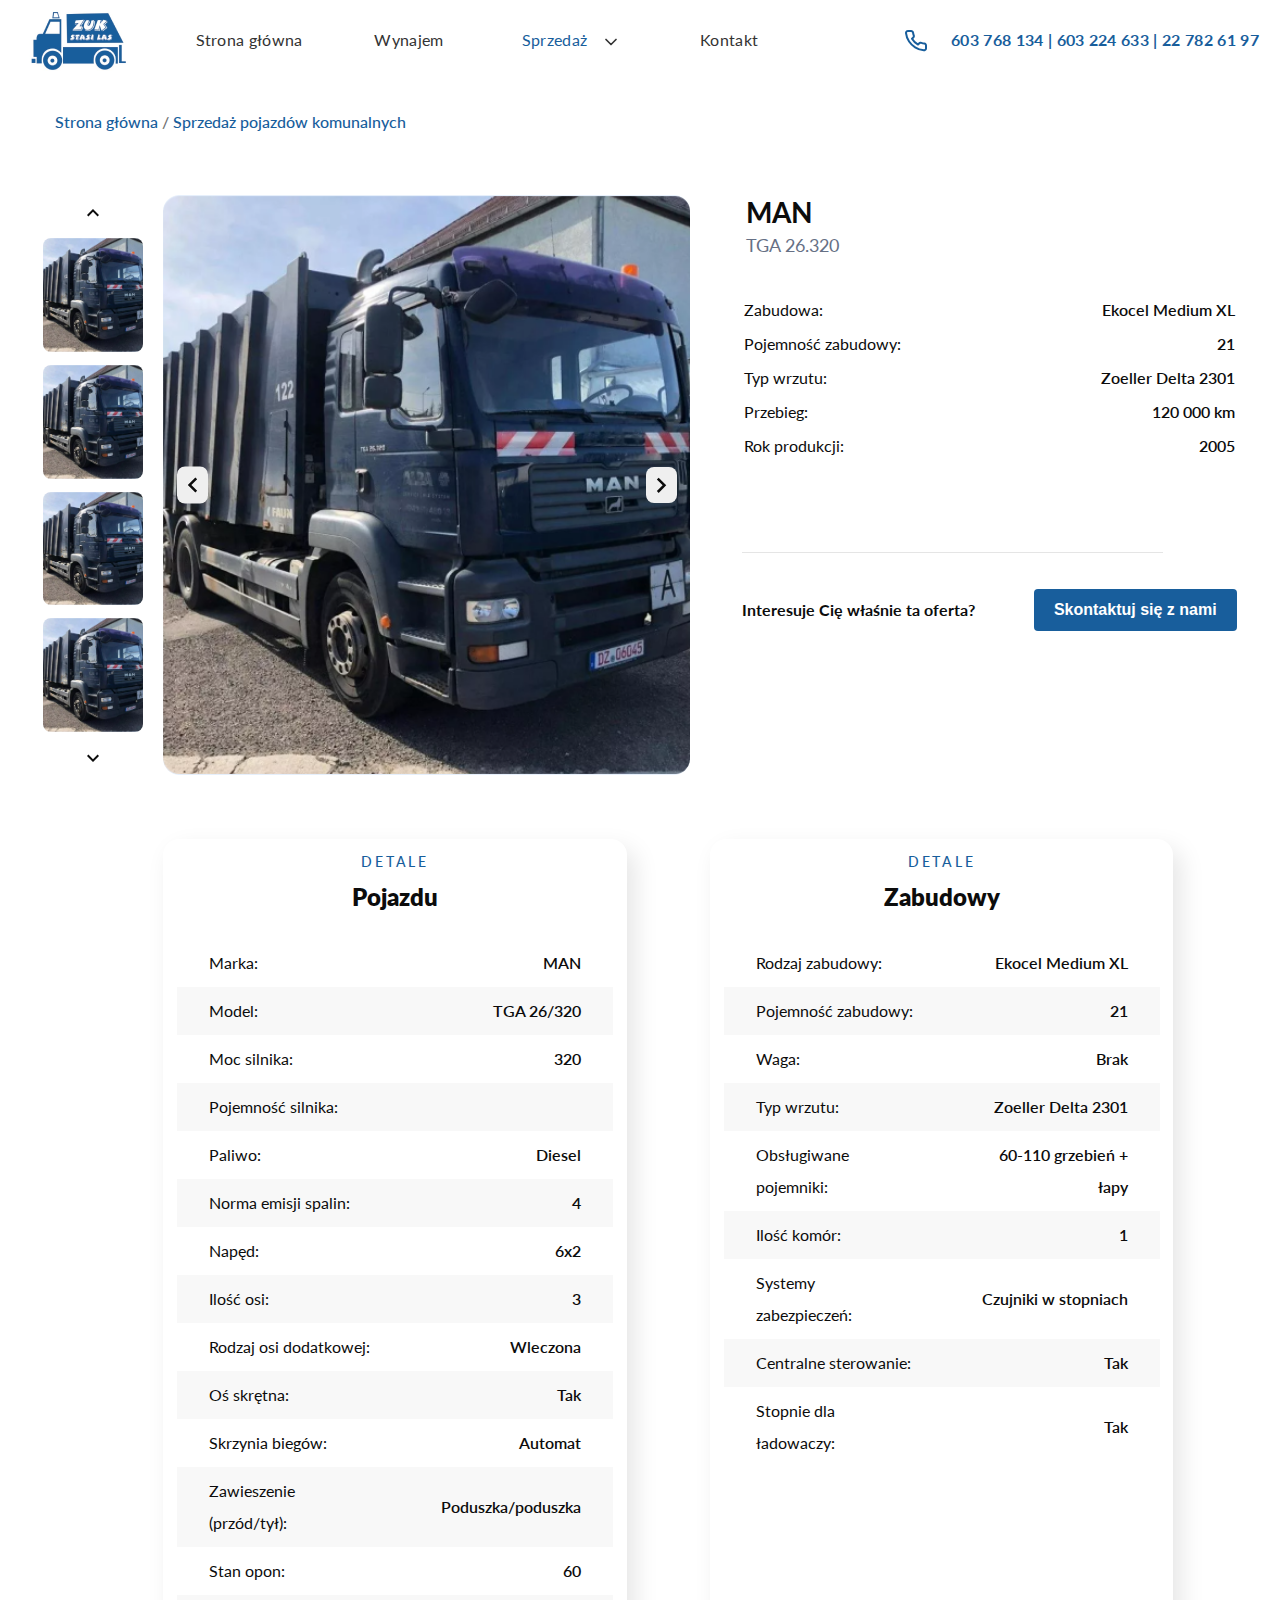
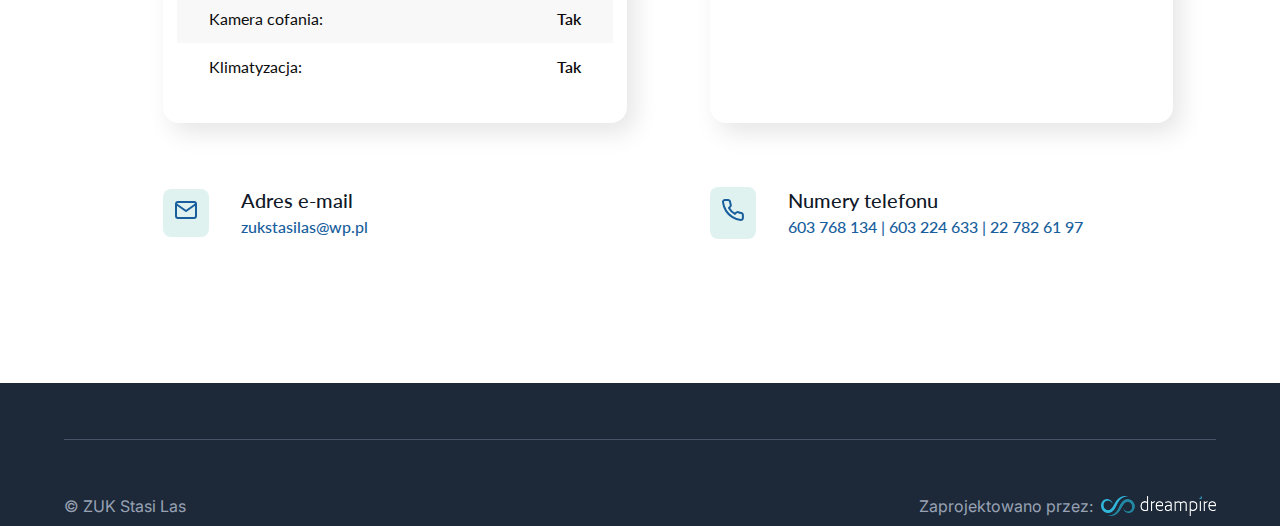
<file: sale-detail.html>
<!DOCTYPE html>
<html lang="en">
<head>
  <meta charset="UTF-8">
  <meta http-equiv="X-UA-Compatible" content="IE=edge">
  <meta name="viewport" content="width=device-width, initial-scale=1.0">
  <title>ZUK - Stasi Las</title>

  <link rel="preconnect" href="https://fonts.googleapis.com">
  <link rel="preconnect" href="https://fonts.gstatic.com" crossorigin>
  <link href="https://fonts.googleapis.com/css2?family=Inter&family=Lato:wght@400;700&display=swap" rel="stylesheet">

  <link rel="stylesheet" href="./css/reset.css"/>
  <link rel="stylesheet" href="./css/misc.css"/>
  <link rel="stylesheet" href="./css/navbar.css"/>
  <link rel="stylesheet" href="./css/footer.css"/>

  <link rel="stylesheet" href="./sale-detail.css"/>

</head>
<body>
  <nav class="navigation">
    <img class="navigation__logo" src="./img/logo.png"/>
    <ul class="navigation__links">
      <li>
        <a class="navigation__link navigation__link--active color_home" href="./index.html#">Strona główna</a>
      </li>
      <li>
        <a class="navigation__link" href="./rent.html">Wynajem</a>
      </li>
      <li>
        <span class="navigation__link navigation__drop color_sale">
          <a>Sprzedaż</a>
          <svg class="navigation__chevron" width="12" height="8" viewBox="0 0 12 8" fill="none"
            xmlns="http://www.w3.org/2000/svg">
            <path d="M1 1.5L6 6.5L11 1.5" stroke="#333333" stroke-width="1.67" stroke-linecap="round"
              stroke-linejoin="round" />
          </svg>
          <div class="navigation__sub">
            <div class="navigation__sale">
              <div>
                <a href="./sale.html">
                  <div class="navigation__sale-line">
                    <img src="./img/truck_drawing--small.png" />
                    <div class="navigation__text">
                      <h3>Pojazdów komunalnych</h3>
                        <p>Znajdziesz tu wiele pojazdów komunalnych dostępnych w naszej ofercie.</p>
                    </div>
                  </div>
                </a>
              </div>
              <div class="navigation__sale-line">
                <svg width="22" height="22" viewBox="0 0 22 22" fill="none" xmlns="http://www.w3.org/2000/svg">
                  <path
                    d="M11.0833 13.8333C12.6021 13.8333 13.8333 12.6021 13.8333 11.0833C13.8333 9.56455 12.6021 8.33333 11.0833 8.33333C9.56455 8.33333 8.33333 9.56455 8.33333 11.0833C8.33333 12.6021 9.56455 13.8333 11.0833 13.8333Z"
                    stroke="#101828" stroke-width="1.5" stroke-linecap="round" stroke-linejoin="round" />
                  <path
                    d="M17.8667 13.8333C17.7446 14.1098 17.7082 14.4165 17.7622 14.7139C17.8161 15.0112 17.9578 15.2856 18.1692 15.5017L18.2242 15.5567C18.3946 15.7269 18.5298 15.9291 18.6221 16.1517C18.7144 16.3743 18.7619 16.6128 18.7619 16.8537C18.7619 17.0947 18.7144 17.3332 18.6221 17.5558C18.5298 17.7784 18.3946 17.9806 18.2242 18.1508C18.0539 18.3213 17.8517 18.4565 17.6291 18.5488C17.4066 18.641 17.168 18.6885 16.9271 18.6885C16.6862 18.6885 16.4476 18.641 16.225 18.5488C16.0025 18.4565 15.8003 18.3213 15.63 18.1508L15.575 18.0958C15.359 17.8845 15.0846 17.7427 14.7872 17.6888C14.4898 17.6349 14.1831 17.6713 13.9067 17.7933C13.6355 17.9095 13.4043 18.1025 13.2414 18.3484C13.0786 18.5943 12.9912 18.8825 12.99 19.1775V19.3333C12.99 19.8196 12.7968 20.2859 12.453 20.6297C12.1092 20.9735 11.6429 21.1667 11.1567 21.1667C10.6704 21.1667 10.2041 20.9735 9.8603 20.6297C9.51649 20.2859 9.32333 19.8196 9.32333 19.3333V19.2508C9.31624 18.9474 9.21802 18.6532 9.04147 18.4063C8.86491 18.1595 8.61817 17.9714 8.33333 17.8667C8.05685 17.7446 7.75016 17.7082 7.45279 17.7622C7.15543 17.8161 6.88104 17.9578 6.665 18.1692L6.61 18.2242C6.43973 18.3946 6.23754 18.5298 6.01497 18.6221C5.79241 18.7144 5.55384 18.7619 5.31292 18.7619C5.07199 18.7619 4.83342 18.7144 4.61086 18.6221C4.3883 18.5298 4.1861 18.3946 4.01583 18.2242C3.84538 18.0539 3.71015 17.8517 3.61789 17.6291C3.52563 17.4066 3.47814 17.168 3.47814 16.9271C3.47814 16.6862 3.52563 16.4476 3.61789 16.225C3.71015 16.0025 3.84538 15.8003 4.01583 15.63L4.07083 15.575C4.28216 15.359 4.42392 15.0846 4.47784 14.7872C4.53175 14.4898 4.49536 14.1831 4.37333 13.9067C4.25713 13.6355 4.06419 13.4043 3.81826 13.2414C3.57233 13.0786 3.28414 12.9912 2.98917 12.99H2.83333C2.3471 12.99 1.88079 12.7968 1.53697 12.453C1.19315 12.1092 1 11.6429 1 11.1567C1 10.6704 1.19315 10.2041 1.53697 9.8603C1.88079 9.51649 2.3471 9.32333 2.83333 9.32333H2.91583C3.21924 9.31624 3.5135 9.21802 3.76036 9.04147C4.00721 8.86491 4.19524 8.61817 4.3 8.33333C4.42202 8.05685 4.45842 7.75016 4.4045 7.45279C4.35059 7.15543 4.20883 6.88104 3.9975 6.665L3.9425 6.61C3.77204 6.43973 3.63682 6.23754 3.54456 6.01497C3.4523 5.79241 3.40481 5.55384 3.40481 5.31292C3.40481 5.07199 3.4523 4.83342 3.54456 4.61086C3.63682 4.3883 3.77204 4.1861 3.9425 4.01583C4.11277 3.84538 4.31496 3.71015 4.53753 3.61789C4.76009 3.52563 4.99865 3.47814 5.23958 3.47814C5.48051 3.47814 5.71908 3.52563 5.94164 3.61789C6.1642 3.71015 6.3664 3.84538 6.53667 4.01583L6.59167 4.07083C6.80771 4.28216 7.0821 4.42392 7.37946 4.47784C7.67682 4.53175 7.98352 4.49536 8.26 4.37333H8.33333C8.60445 4.25713 8.83568 4.06419 8.99855 3.81826C9.16142 3.57233 9.24882 3.28414 9.25 2.98917V2.83333C9.25 2.3471 9.44315 1.88079 9.78697 1.53697C10.1308 1.19315 10.5971 1 11.0833 1C11.5696 1 12.0359 1.19315 12.3797 1.53697C12.7235 1.88079 12.9167 2.3471 12.9167 2.83333V2.91583C12.9178 3.2108 13.0052 3.49899 13.1681 3.74493C13.331 3.99086 13.5622 4.1838 13.8333 4.3C14.1098 4.42202 14.4165 4.45842 14.7139 4.4045C15.0112 4.35059 15.2856 4.20883 15.5017 3.9975L15.5567 3.9425C15.7269 3.77204 15.9291 3.63682 16.1517 3.54456C16.3743 3.4523 16.6128 3.40481 16.8537 3.40481C17.0947 3.40481 17.3332 3.4523 17.5558 3.54456C17.7784 3.63682 17.9806 3.77204 18.1508 3.9425C18.3213 4.11277 18.4565 4.31496 18.5488 4.53753C18.641 4.76009 18.6885 4.99865 18.6885 5.23958C18.6885 5.48051 18.641 5.71908 18.5488 5.94164C18.4565 6.1642 18.3213 6.3664 18.1508 6.53667L18.0958 6.59167C17.8845 6.80771 17.7427 7.0821 17.6888 7.37946C17.6349 7.67682 17.6713 7.98352 17.7933 8.26V8.33333C17.9095 8.60445 18.1025 8.83568 18.3484 8.99855C18.5943 9.16142 18.8825 9.24882 19.1775 9.25H19.3333C19.8196 9.25 20.2859 9.44315 20.6297 9.78697C20.9735 10.1308 21.1667 10.5971 21.1667 11.0833C21.1667 11.5696 20.9735 12.0359 20.6297 12.3797C20.2859 12.7235 19.8196 12.9167 19.3333 12.9167H19.2508C18.9559 12.9178 18.6677 13.0052 18.4217 13.1681C18.1758 13.331 17.9829 13.5622 17.8667 13.8333Z"
                    stroke="#101828" stroke-width="1.5" stroke-linecap="round" stroke-linejoin="round" />
                </svg>
                <div class="navigation__text">
                  <a href="./sale-parts.html">
                  <h3>Części i zabudowy</h3>
                  <p>Wszelkiego rodzaju części, które możesz wykorzystać ponownie oraz zabudowy do pojazdów komunalnych.
                  </p>
                </a>
                </div>
              </div>
            </div>
            <div class="navigation__news">
              <a href="./sale-detail.html">
              <div class="navigation__frame">
                <span>Nowość</span>
                <img src="./img/new_truck.png" />
              </div>
              <h3>New Way Mammoth Front Loader</h3>
              <p>Najnowszy pojazd w naszej ofercie dostępny już w sprzedaży!</p>
              <a href="./sale.html">Sprawdź</a>
            </div>
          </a>
          </div>
        </span>
      </li>
      <li>
        <a class="navigation__link" href="#navigation_email">Kontakt</a>
      </li>
    </ul>
    <div class="navigation__phone">
      <svg width="22" height="23" viewBox="0 0 22 23" fill="none" xmlns="http://www.w3.org/2000/svg">
        <path d="M20.9994 16.4881V19.4016C21.0005 19.6721 20.9432 19.9398 20.831 20.1876C20.7188 20.4354 20.5542 20.6579 20.3478 20.8407C20.1415 21.0236 19.8978 21.1628 19.6325 21.2494C19.3672 21.3361 19.0861 21.3683 18.8072 21.3439C15.7128 21.0192 12.7404 19.998 10.1289 18.3624C7.69921 16.8714 5.63926 14.8819 4.09534 12.5354C2.39586 10.0019 1.33824 7.11728 1.00816 4.11541C0.983033 3.84685 1.01608 3.57618 1.1052 3.32063C1.19432 3.06508 1.33757 2.83025 1.52581 2.6311C1.71405 2.43194 1.94317 2.27282 2.19858 2.16387C2.45398 2.05492 2.73008 1.99852 3.0093 1.99826H6.02608C6.5141 1.99362 6.98722 2.16052 7.35725 2.46785C7.72727 2.77518 7.96896 3.20197 8.03727 3.66867C8.1646 4.60106 8.40074 5.51654 8.74118 6.39765C8.87648 6.74525 8.90576 7.12303 8.82556 7.48621C8.74536 7.8494 8.55903 8.18276 8.28867 8.44681L7.01156 9.6802C8.44308 12.1116 10.5276 14.1247 13.0451 15.5072L14.3222 14.2738C14.5956 14.0127 14.9408 13.8328 15.3169 13.7553C15.6929 13.6778 16.0841 13.7061 16.444 13.8368C17.3564 14.1656 18.3043 14.3936 19.2698 14.5166C19.7582 14.5832 20.2044 14.8208 20.5233 15.1843C20.8422 15.5478 21.0116 16.0118 20.9994 16.4881Z" stroke="#185E9C" stroke-width="2" stroke-linecap="round" stroke-linejoin="round"/>
      </svg>
      <p>603 768 134  |   603 224 633  |  22 782 61 97</p>
    </div>
    <div id="burger" class="navigation__burger burger">
      <span class="burger__segment"></span>
      <span class="burger__segment"></span>
      <span class="burger__segment"></span>
    </div>
  </nav>
  <section class="sale-detail">
    <div class="sale-detail__nav">
      <a href="./index.html">Strona główna</a>
      <span>/</span>
      <a href="./sale.html">Sprzedaż pojazdów komunalnych</a>
    </div>
    <div class="sale-detail__main">
      <div class="gallery-nav">
        <button class="gallery-nav__btn">
          <svg width="12" height="8" viewBox="0 0 12 8" fill="none" xmlns="http://www.w3.org/2000/svg">
            <path d="M10.59 7.40997L6 2.82997L1.41 7.40997L0 5.99997L6 -2.67029e-05L12 5.99997L10.59 7.40997Z" fill="#0C0C0C"/>
          </svg>            
        </button>
        <div class="gallery-nav__frame">
          <img class="gallery-nav__item" src="./img/sale_truck.png"/>
        </div>
        <div class="gallery-nav__frame">
          <img class="gallery-nav__item" src="./img/sale_truck.png"/>
        </div>
        <div class="gallery-nav__frame">
          <img class="gallery-nav__item" src="./img/sale_truck.png"/>
        </div>
        <div class="gallery-nav__frame">
          <img class="gallery-nav__item" src="./img/sale_truck.png"/>
        </div>
        <button class="gallery-nav__btn">
          <svg width="12" height="8" viewBox="0 0 12 8" fill="none" xmlns="http://www.w3.org/2000/svg">
            <path d="M6 8L0 2L1.41 0.59L6 5.17L10.59 0.59L12 2L6 8Z" fill="#0C0C0C"/>
            </svg>                       
        </button>
      </div>
      <div class="gallery">
        <button class="gallery__left">
          <svg width="11" height="17" viewBox="0 0 11 17" fill="none" xmlns="http://www.w3.org/2000/svg">
            <path d="M10.1616 2.6695L4.36912 8.47427L10.1616 14.279L8.37834 16.0622L0.789917 8.47427L8.37834 0.886337L10.1616 2.6695Z" fill="#0C0C0C"/>
          </svg>                               
        </button>
        <img src="./img/sale_truck.png"/>
        <button class="gallery__right">
          <svg width="11" height="16" viewBox="0 0 11 16" fill="none" xmlns="http://www.w3.org/2000/svg">
            <path d="M0.864136 2.49366L6.65664 8.29842L0.864136 14.1032L2.64742 15.8864L10.2359 8.29842L2.64742 0.710495L0.864136 2.49366Z" fill="#0C0C0C"/>
          </svg>            
        </button>
      </div>
      <div class="sale-detail__brief">
        <header class="sale-detail__head">
          <h3>MAN</h3>
          <p>TGA 26.320</p>
        </header>
        <table class="table sale-detail__table">
          <tr>
            <td>Zabudowa:</td>
            <td>Ekocel Medium XL</td>
          </tr>
          <tr>
            <td>Pojemność zabudowy:</td>
            <td>21</td>
          </tr>
          <tr>
            <td>Typ wrzutu:</td>
            <td>Zoeller Delta 2301</td>
          </tr>
          <tr>
            <td>Przebieg:</td>
            <td>120 000 km</td>
          </tr>
          <tr>
            <td>Rok produkcji:</td>
            <td>2005</td>
          </tr>
        </table>
        
        <div class="sale-detail__interest">
          <span>Interesuje Cię właśnie ta oferta?</span>
          <a href="#contact">
          <button>Skontaktuj się z nami</button>
        </a>
        </div>
      </div>
      <div></div>
      <div class="sale-detail__truck">
        <h3>Detale</h3>
        <p>Pojazdu</p>
        <table class="sale-detail__table">
          <tr>
            <td>Marka:</td>
            <td>MAN</td>
          </tr>
          <tr>
            <td>Model:</td>
            <td>TGA 26/320</td>
          </tr>
          <tr>
            <td>Moc silnika:</td>
            <td>320</td>
          </tr>
          <tr>
            <td>Pojemność silnika:</td>
            <td></td>
          </tr>
          <tr>
            <td>Paliwo:</td>
            <td>Diesel</td>
          </tr>
          <tr>
            <td>Norma emisji spalin:</td>
            <td>4</td>
          </tr>
          <tr>
            <td>Napęd:</td>
            <td>6x2</td>
          </tr>
          <tr>
            <td>Ilość osi:</td>
            <td>3</td>
          </tr>
          <tr>
            <td>Rodzaj osi dodatkowej:</td>
            <td>Wleczona</td>
          </tr>
          <tr>
            <td>Oś skrętna:</td>
            <td>Tak</td>
          </tr>
          <tr>
            <td>Skrzynia biegów:</td>
            <td>Automat</td>
          </tr>
          <tr>
            <td>Zawieszenie (przód/tył):</td>
            <td>Poduszka/poduszka</td>
          </tr>
          <tr>
            <td>Stan opon:</td>
            <td>60</td>
          </tr>
          <tr>
            <td>Kamera cofania:</td>
            <td>Tak</td>
          </tr>
          <tr>
            <td>Klimatyzacja:</td>
            <td>Tak</td>
          </tr>
        </table>
      </div>
      <div class="sale-detail__truck" >
        <h3>Detale</h3>
        <p>Zabudowy</p>
        <table class="sale-detail__table">
          <tr>
            <td>Rodzaj zabudowy:</td>
            <td>Ekocel Medium XL</td>
          </tr>
          <tr>
            <td>Pojemność zabudowy:</td>
            <td>21</td>
          </tr>
          <tr>
            <td>Waga:</td>
            <td>Brak</td>
          </tr>
          <tr>
            <td>Typ wrzutu:</td>
            <td>Zoeller Delta 2301</td>
          </tr>
          <tr>
            <td>Obsługiwane pojemniki:</td>
            <td>60-110 grzebień + łapy</td>
          </tr>
          <tr>
            <td>Ilość komór:</td>
            <td>1</td>
          </tr>
          <tr>
            <td>Systemy zabezpieczeń:</td>
            <td>Czujniki w stopniach</td>
          </tr>
          <tr>
            <td>Centralne sterowanie:</td>
            <td>Tak</td>
          </tr>
          <tr>
            <td>Stopnie dla ładowaczy:</td>
            <td>Tak</td>
          </tr>
        </table>
      </div>
      <div></div>
      <div class="contact">
        <div class="contact__icon">
          <svg width="22" height="18" viewBox="0 0 22 18" fill="none" xmlns="http://www.w3.org/2000/svg">
            <path d="M21 3C21 1.9 20.1 1 19 1H3C1.9 1 1 1.9 1 3M21 3V15C21 16.1 20.1 17 19 17H3C1.9 17 1 16.1 1 15V3M21 3L11 10L1 3" stroke="#185E9C" stroke-width="2" stroke-linecap="round" stroke-linejoin="round"/>
          </svg>              
        </div>
        <div>
          <h3 id="navigation_email">Adres e-mail</h3>
          <p>zukstasilas@wp.pl</p>
        </div>
      </div> 
      <div class="contact">
        <div class="contact__icon">
          <svg width="22" height="22" viewBox="0 0 22 22" fill="none" xmlns="http://www.w3.org/2000/svg">
            <path d="M20.8881 15.9201V18.9201C20.8892 19.1986 20.8322 19.4743 20.7206 19.7294C20.6091 19.9846 20.4454 20.2137 20.2402 20.402C20.035 20.5902 19.7927 20.7336 19.5289 20.8228C19.265 20.912 18.9855 20.9452 18.7081 20.9201C15.631 20.5857 12.6751 19.5342 10.0781 17.8501C7.66194 16.3148 5.61345 14.2663 4.07812 11.8501C2.38809 9.2413 1.33636 6.27109 1.00812 3.1801C0.983127 2.90356 1.01599 2.62486 1.10462 2.36172C1.19324 2.09859 1.33569 1.85679 1.52288 1.65172C1.71008 1.44665 1.93792 1.28281 2.19191 1.17062C2.44589 1.05843 2.72046 1.00036 2.99812 1.0001H5.99812C6.48342 0.995321 6.95391 1.16718 7.32188 1.48363C7.68985 1.80008 7.93019 2.23954 7.99812 2.7201C8.12474 3.68016 8.35957 4.62282 8.69812 5.5301C8.83266 5.88802 8.86178 6.27701 8.78202 6.65098C8.70227 7.02494 8.51698 7.36821 8.24812 7.6401L6.97812 8.9101C8.40167 11.4136 10.4746 13.4865 12.9781 14.9101L14.2481 13.6401C14.52 13.3712 14.8633 13.1859 15.2372 13.1062C15.6112 13.0264 16.0002 13.0556 16.3581 13.1901C17.2654 13.5286 18.2081 13.7635 19.1681 13.8901C19.6539 13.9586 20.0975 14.2033 20.4146 14.5776C20.7318 14.9519 20.9003 15.4297 20.8881 15.9201Z" stroke="#185E9C" stroke-width="2" stroke-linecap="round" stroke-linejoin="round"/>
            </svg>                         
        </div>
        <div>
          <h3>Numery telefonu</h3>
          <p>603 768 134  |  603  224 633  |  22 782 61 97</p>
        </div>
      </div>
    </div>
  </section>
  <footer>
    <div></div>
    <div class="footer__divider"></div>
    <div class="footer__text">
      <span>&copy; ZUK Stasi Las</span>
      <div class="footer__divider"></div>
      <span class="footer__dreampire">Zaprojektowano przez: <img class="dreampire-logo" src="./img/dreampire_logo.png"/> </span>
    </div>
  </footer>
  <script src="./js/navbar.js"></script>
</body>
</html>
</file>
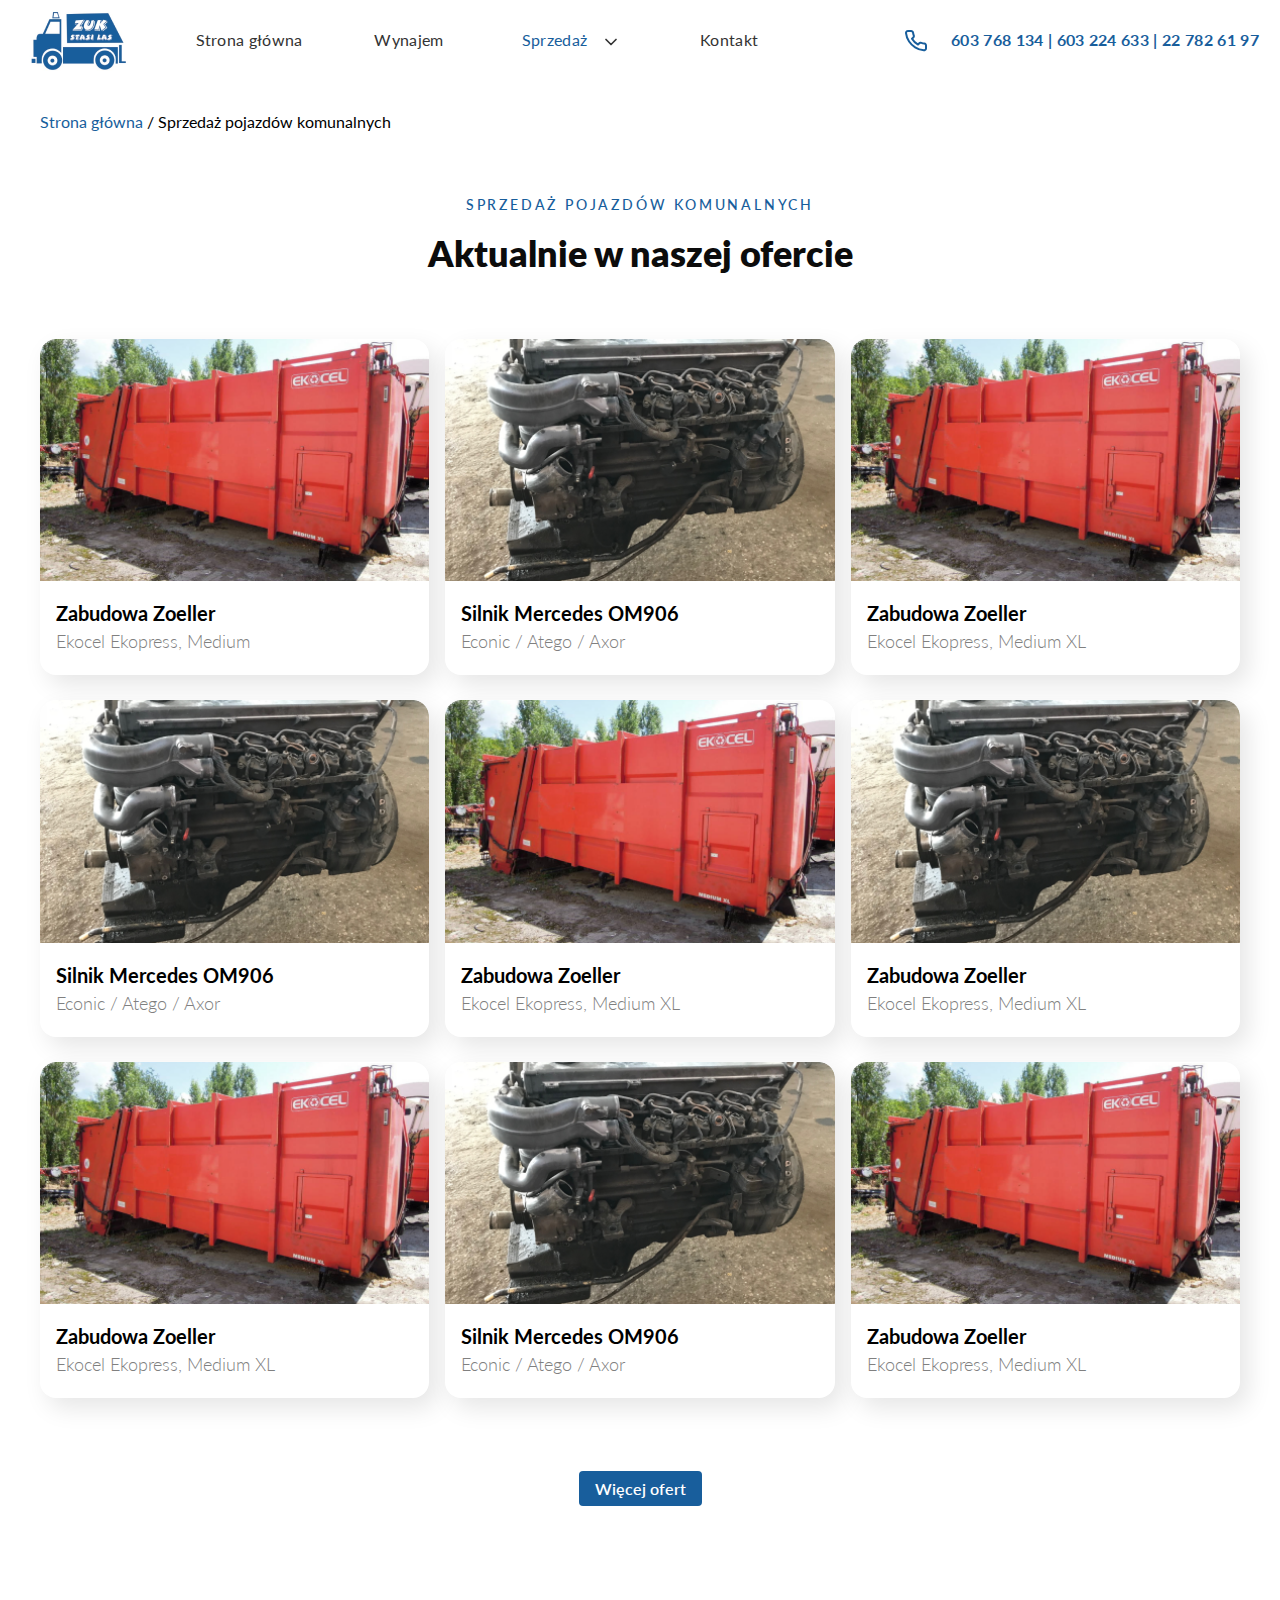
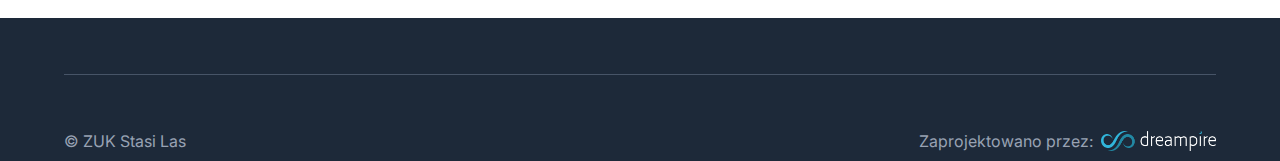
<file: sale-parts.html>
<!DOCTYPE html>
<html lang="en">
<head>
  <meta charset="UTF-8">
  <meta http-equiv="X-UA-Compatible" content="IE=edge">
  <meta name="viewport" content="width=device-width, initial-scale=1.0">

  <link rel="preconnect" href="https://fonts.googleapis.com">
  <link rel="preconnect" href="https://fonts.gstatic.com" crossorigin>
  <link href="https://fonts.googleapis.com/css2?family=Inter&family=Lato:wght@400;700&display=swap" rel="stylesheet">

  <link rel="stylesheet" href="./css/reset.css"/>
  <link rel="stylesheet" href="./css/misc.css"/>
  <link rel="stylesheet" href="./css/navbar.css"/>
  <link rel="stylesheet" href="./css/footer.css"/>

  <link rel="stylesheet" href="./sale-parts.css"/>

  <title>ZUK - Stasi Las</title>
</head>
<body>
  <nav class="navigation">
    <img class="navigation__logo" src="./img/logo.png"/>
    <ul class="navigation__links">
      <li>
        <a class="navigation__link navigation__link--active color_home" href="./index.html#">Strona główna</a>
      </li>
      <li>
        <a class="navigation__link" href="./rent.html">Wynajem</a>
      </li>
      <li>
        <span class="navigation__link navigation__drop color_sale">
          <a>Sprzedaż</a>
          <svg class="navigation__chevron" width="12" height="8" viewBox="0 0 12 8" fill="none"
            xmlns="http://www.w3.org/2000/svg">
            <path d="M1 1.5L6 6.5L11 1.5" stroke="#333333" stroke-width="1.67" stroke-linecap="round"
              stroke-linejoin="round" />
          </svg>
          <div class="navigation__sub">
            <div class="navigation__sale">
              <div>
                <a href="./sale.html">
                  <div class="navigation__sale-line">
                    <img src="./img/truck_drawing--small.png" />
                    <div class="navigation__text">
                      <h3>Pojazdów komunalnych</h3>
                        <p>Znajdziesz tu wiele pojazdów komunalnych dostępnych w naszej ofercie.</p>
                    </div>
                  </div>
                </a>
              </div>
              <div class="navigation__sale-line">
                <svg width="22" height="22" viewBox="0 0 22 22" fill="none" xmlns="http://www.w3.org/2000/svg">
                  <path
                    d="M11.0833 13.8333C12.6021 13.8333 13.8333 12.6021 13.8333 11.0833C13.8333 9.56455 12.6021 8.33333 11.0833 8.33333C9.56455 8.33333 8.33333 9.56455 8.33333 11.0833C8.33333 12.6021 9.56455 13.8333 11.0833 13.8333Z"
                    stroke="#101828" stroke-width="1.5" stroke-linecap="round" stroke-linejoin="round" />
                  <path
                    d="M17.8667 13.8333C17.7446 14.1098 17.7082 14.4165 17.7622 14.7139C17.8161 15.0112 17.9578 15.2856 18.1692 15.5017L18.2242 15.5567C18.3946 15.7269 18.5298 15.9291 18.6221 16.1517C18.7144 16.3743 18.7619 16.6128 18.7619 16.8537C18.7619 17.0947 18.7144 17.3332 18.6221 17.5558C18.5298 17.7784 18.3946 17.9806 18.2242 18.1508C18.0539 18.3213 17.8517 18.4565 17.6291 18.5488C17.4066 18.641 17.168 18.6885 16.9271 18.6885C16.6862 18.6885 16.4476 18.641 16.225 18.5488C16.0025 18.4565 15.8003 18.3213 15.63 18.1508L15.575 18.0958C15.359 17.8845 15.0846 17.7427 14.7872 17.6888C14.4898 17.6349 14.1831 17.6713 13.9067 17.7933C13.6355 17.9095 13.4043 18.1025 13.2414 18.3484C13.0786 18.5943 12.9912 18.8825 12.99 19.1775V19.3333C12.99 19.8196 12.7968 20.2859 12.453 20.6297C12.1092 20.9735 11.6429 21.1667 11.1567 21.1667C10.6704 21.1667 10.2041 20.9735 9.8603 20.6297C9.51649 20.2859 9.32333 19.8196 9.32333 19.3333V19.2508C9.31624 18.9474 9.21802 18.6532 9.04147 18.4063C8.86491 18.1595 8.61817 17.9714 8.33333 17.8667C8.05685 17.7446 7.75016 17.7082 7.45279 17.7622C7.15543 17.8161 6.88104 17.9578 6.665 18.1692L6.61 18.2242C6.43973 18.3946 6.23754 18.5298 6.01497 18.6221C5.79241 18.7144 5.55384 18.7619 5.31292 18.7619C5.07199 18.7619 4.83342 18.7144 4.61086 18.6221C4.3883 18.5298 4.1861 18.3946 4.01583 18.2242C3.84538 18.0539 3.71015 17.8517 3.61789 17.6291C3.52563 17.4066 3.47814 17.168 3.47814 16.9271C3.47814 16.6862 3.52563 16.4476 3.61789 16.225C3.71015 16.0025 3.84538 15.8003 4.01583 15.63L4.07083 15.575C4.28216 15.359 4.42392 15.0846 4.47784 14.7872C4.53175 14.4898 4.49536 14.1831 4.37333 13.9067C4.25713 13.6355 4.06419 13.4043 3.81826 13.2414C3.57233 13.0786 3.28414 12.9912 2.98917 12.99H2.83333C2.3471 12.99 1.88079 12.7968 1.53697 12.453C1.19315 12.1092 1 11.6429 1 11.1567C1 10.6704 1.19315 10.2041 1.53697 9.8603C1.88079 9.51649 2.3471 9.32333 2.83333 9.32333H2.91583C3.21924 9.31624 3.5135 9.21802 3.76036 9.04147C4.00721 8.86491 4.19524 8.61817 4.3 8.33333C4.42202 8.05685 4.45842 7.75016 4.4045 7.45279C4.35059 7.15543 4.20883 6.88104 3.9975 6.665L3.9425 6.61C3.77204 6.43973 3.63682 6.23754 3.54456 6.01497C3.4523 5.79241 3.40481 5.55384 3.40481 5.31292C3.40481 5.07199 3.4523 4.83342 3.54456 4.61086C3.63682 4.3883 3.77204 4.1861 3.9425 4.01583C4.11277 3.84538 4.31496 3.71015 4.53753 3.61789C4.76009 3.52563 4.99865 3.47814 5.23958 3.47814C5.48051 3.47814 5.71908 3.52563 5.94164 3.61789C6.1642 3.71015 6.3664 3.84538 6.53667 4.01583L6.59167 4.07083C6.80771 4.28216 7.0821 4.42392 7.37946 4.47784C7.67682 4.53175 7.98352 4.49536 8.26 4.37333H8.33333C8.60445 4.25713 8.83568 4.06419 8.99855 3.81826C9.16142 3.57233 9.24882 3.28414 9.25 2.98917V2.83333C9.25 2.3471 9.44315 1.88079 9.78697 1.53697C10.1308 1.19315 10.5971 1 11.0833 1C11.5696 1 12.0359 1.19315 12.3797 1.53697C12.7235 1.88079 12.9167 2.3471 12.9167 2.83333V2.91583C12.9178 3.2108 13.0052 3.49899 13.1681 3.74493C13.331 3.99086 13.5622 4.1838 13.8333 4.3C14.1098 4.42202 14.4165 4.45842 14.7139 4.4045C15.0112 4.35059 15.2856 4.20883 15.5017 3.9975L15.5567 3.9425C15.7269 3.77204 15.9291 3.63682 16.1517 3.54456C16.3743 3.4523 16.6128 3.40481 16.8537 3.40481C17.0947 3.40481 17.3332 3.4523 17.5558 3.54456C17.7784 3.63682 17.9806 3.77204 18.1508 3.9425C18.3213 4.11277 18.4565 4.31496 18.5488 4.53753C18.641 4.76009 18.6885 4.99865 18.6885 5.23958C18.6885 5.48051 18.641 5.71908 18.5488 5.94164C18.4565 6.1642 18.3213 6.3664 18.1508 6.53667L18.0958 6.59167C17.8845 6.80771 17.7427 7.0821 17.6888 7.37946C17.6349 7.67682 17.6713 7.98352 17.7933 8.26V8.33333C17.9095 8.60445 18.1025 8.83568 18.3484 8.99855C18.5943 9.16142 18.8825 9.24882 19.1775 9.25H19.3333C19.8196 9.25 20.2859 9.44315 20.6297 9.78697C20.9735 10.1308 21.1667 10.5971 21.1667 11.0833C21.1667 11.5696 20.9735 12.0359 20.6297 12.3797C20.2859 12.7235 19.8196 12.9167 19.3333 12.9167H19.2508C18.9559 12.9178 18.6677 13.0052 18.4217 13.1681C18.1758 13.331 17.9829 13.5622 17.8667 13.8333Z"
                    stroke="#101828" stroke-width="1.5" stroke-linecap="round" stroke-linejoin="round" />
                </svg>
                <div class="navigation__text">
                  <a href="./sale-parts.html">
                  <h3>Części i zabudowy</h3>
                  <p>Wszelkiego rodzaju części, które możesz wykorzystać ponownie oraz zabudowy do pojazdów komunalnych.
                  </p>
                </a>
                </div>
              </div>
            </div>
            <div class="navigation__news">
              <a href="./sale-detail.html">
              <div class="navigation__frame">
                <span>Nowość</span>
                <img src="./img/new_truck.png" />
              </div>
              <h3>New Way Mammoth Front Loader</h3>
              <p>Najnowszy pojazd w naszej ofercie dostępny już w sprzedaży!</p>
              <a href="./sale.html">Sprawdź</a>
            </div>
          </a>
          </div>
        </span>
      </li>
      <li>
        <a class="navigation__link" href="./index.html #contact">Kontakt</a>
      </li>
    </ul>
    <div class="navigation__phone">
      <svg width="22" height="23" viewBox="0 0 22 23" fill="none" xmlns="http://www.w3.org/2000/svg">
        <path d="M20.9994 16.4881V19.4016C21.0005 19.6721 20.9432 19.9398 20.831 20.1876C20.7188 20.4354 20.5542 20.6579 20.3478 20.8407C20.1415 21.0236 19.8978 21.1628 19.6325 21.2494C19.3672 21.3361 19.0861 21.3683 18.8072 21.3439C15.7128 21.0192 12.7404 19.998 10.1289 18.3624C7.69921 16.8714 5.63926 14.8819 4.09534 12.5354C2.39586 10.0019 1.33824 7.11728 1.00816 4.11541C0.983033 3.84685 1.01608 3.57618 1.1052 3.32063C1.19432 3.06508 1.33757 2.83025 1.52581 2.6311C1.71405 2.43194 1.94317 2.27282 2.19858 2.16387C2.45398 2.05492 2.73008 1.99852 3.0093 1.99826H6.02608C6.5141 1.99362 6.98722 2.16052 7.35725 2.46785C7.72727 2.77518 7.96896 3.20197 8.03727 3.66867C8.1646 4.60106 8.40074 5.51654 8.74118 6.39765C8.87648 6.74525 8.90576 7.12303 8.82556 7.48621C8.74536 7.8494 8.55903 8.18276 8.28867 8.44681L7.01156 9.6802C8.44308 12.1116 10.5276 14.1247 13.0451 15.5072L14.3222 14.2738C14.5956 14.0127 14.9408 13.8328 15.3169 13.7553C15.6929 13.6778 16.0841 13.7061 16.444 13.8368C17.3564 14.1656 18.3043 14.3936 19.2698 14.5166C19.7582 14.5832 20.2044 14.8208 20.5233 15.1843C20.8422 15.5478 21.0116 16.0118 20.9994 16.4881Z" stroke="#185E9C" stroke-width="2" stroke-linecap="round" stroke-linejoin="round"/>
      </svg>
      <p>603 768 134  |   603 224 633  |  22 782 61 97</p>
    </div>
    <div id="burger" class="navigation__burger burger">
      <span class="burger__segment"></span>
      <span class="burger__segment"></span>
      <span class="burger__segment"></span>
    </div>
  </nav>
  <section class="sale">
      <div class="sale__nav">
        <span><a href="./index.html">Strona główna</a></span>
        <span>/</span>
        <span>Sprzedaż pojazdów komunalnych</span>
      </div>
    <header class="sale__head">
      <h2>Sprzedaż pojazdów komunalnych</h2>
      <p>Aktualnie w naszej ofercie</p>
    </header>
    <div class="sale__list">
      <a href="./sale-parts-detail.html" class="truck">
        <img class="truck__image" src="./img/part1.png"/>
        <div class="truck__info">
          <header class="truck__head">
            <h3>Zabudowa Zoeller</h3>
            <p>Ekocel Ekopress, Medium</p>
          </header>
        </div>
      </a>
      <a href="./sale-parts-detail.html" class="truck">
        <img class="truck__image" src="./img/part2.png"/>
        <div class="truck__info">
          <header class="truck__head">
            <h3>Silnik Mercedes OM906</h3>
            <p>Econic / Atego / Axor</p>
          </header>
        </div>
      </a>
      <a href="./sale-parts-detail.html" class="truck">
        <img class="truck__image" src="./img/part1.png"/>
        <div class="truck__info">
          <header class="truck__head">
            <h3>Zabudowa Zoeller</h3>
            <p>Ekocel Ekopress, Medium XL</p>
          </header>
        </div>
      </a>
      <a href="./sale-parts-detail.html" class="truck">
        <img class="truck__image" src="./img/part2.png"/>
        <div class="truck__info">
          <header class="truck__head">
            <h3>Silnik Mercedes OM906</h3>
            <p>Econic / Atego / Axor</p>
          </header>
        </div>
      </a>
      <a href="./sale-parts-detail.html" class="truck">
        <img class="truck__image" src="./img/part1.png"/>
        <div class="truck__info">
          <header class="truck__head">
            <h3>Zabudowa Zoeller</h3>
            <p>Ekocel Ekopress, Medium XL</p>
          </header>
        </div>
      </a>
      <a href="./sale-parts-detail.html" class="truck">
        <img class="truck__image" src="./img/part2.png"/>
        <div class="truck__info">
          <header class="truck__head">
            <h3>Zabudowa Zoeller</h3>
            <p>Ekocel Ekopress, Medium XL</p>
          </header>
        </div>
      </a>
      <a href="./sale-parts-detail.html" class="truck">
        <img class="truck__image" src="./img/part1.png"/>
        <div class="truck__info">
          <header class="truck__head">
            <h3>Zabudowa Zoeller</h3>
            <p>Ekocel Ekopress, Medium XL</p>
          </header>
        </div>
      </a>
      <a href="./sale-parts-detail.html" class="truck">
        <img class="truck__image" src="./img/part2.png"/>
        <div class="truck__info">
          <header class="truck__head">
            <h3>Silnik Mercedes OM906</h3>
            <p>Econic / Atego / Axor</p>
          </header>
        </div>
      </a>
      <a href="./sale-parts-detail.html" class="truck">
        <img class="truck__image" src="./img/part1.png"/>
        <div class="truck__info">
          <header class="truck__head">
            <h3>Zabudowa Zoeller</h3>
            <p>Ekocel Ekopress, Medium XL</p>
          </header>
        </div>
      </a>
    </div>
    <button class="sale__more">Więcej ofert</button>
  </section>
  <footer>
    <div></div>
    <div class="footer__divider"></div>
    <div class="footer__text">
      <span>&copy; ZUK Stasi Las</span>
      <div class="footer__divider"></div>
      <span class="footer__dreampire">Zaprojektowano przez: <img class="dreampire-logo" src="./img/dreampire_logo.png"/> </span>
    </div>
  </footer>
  <script src="./js/navbar.js"></script>
</body>
</html>
</file>
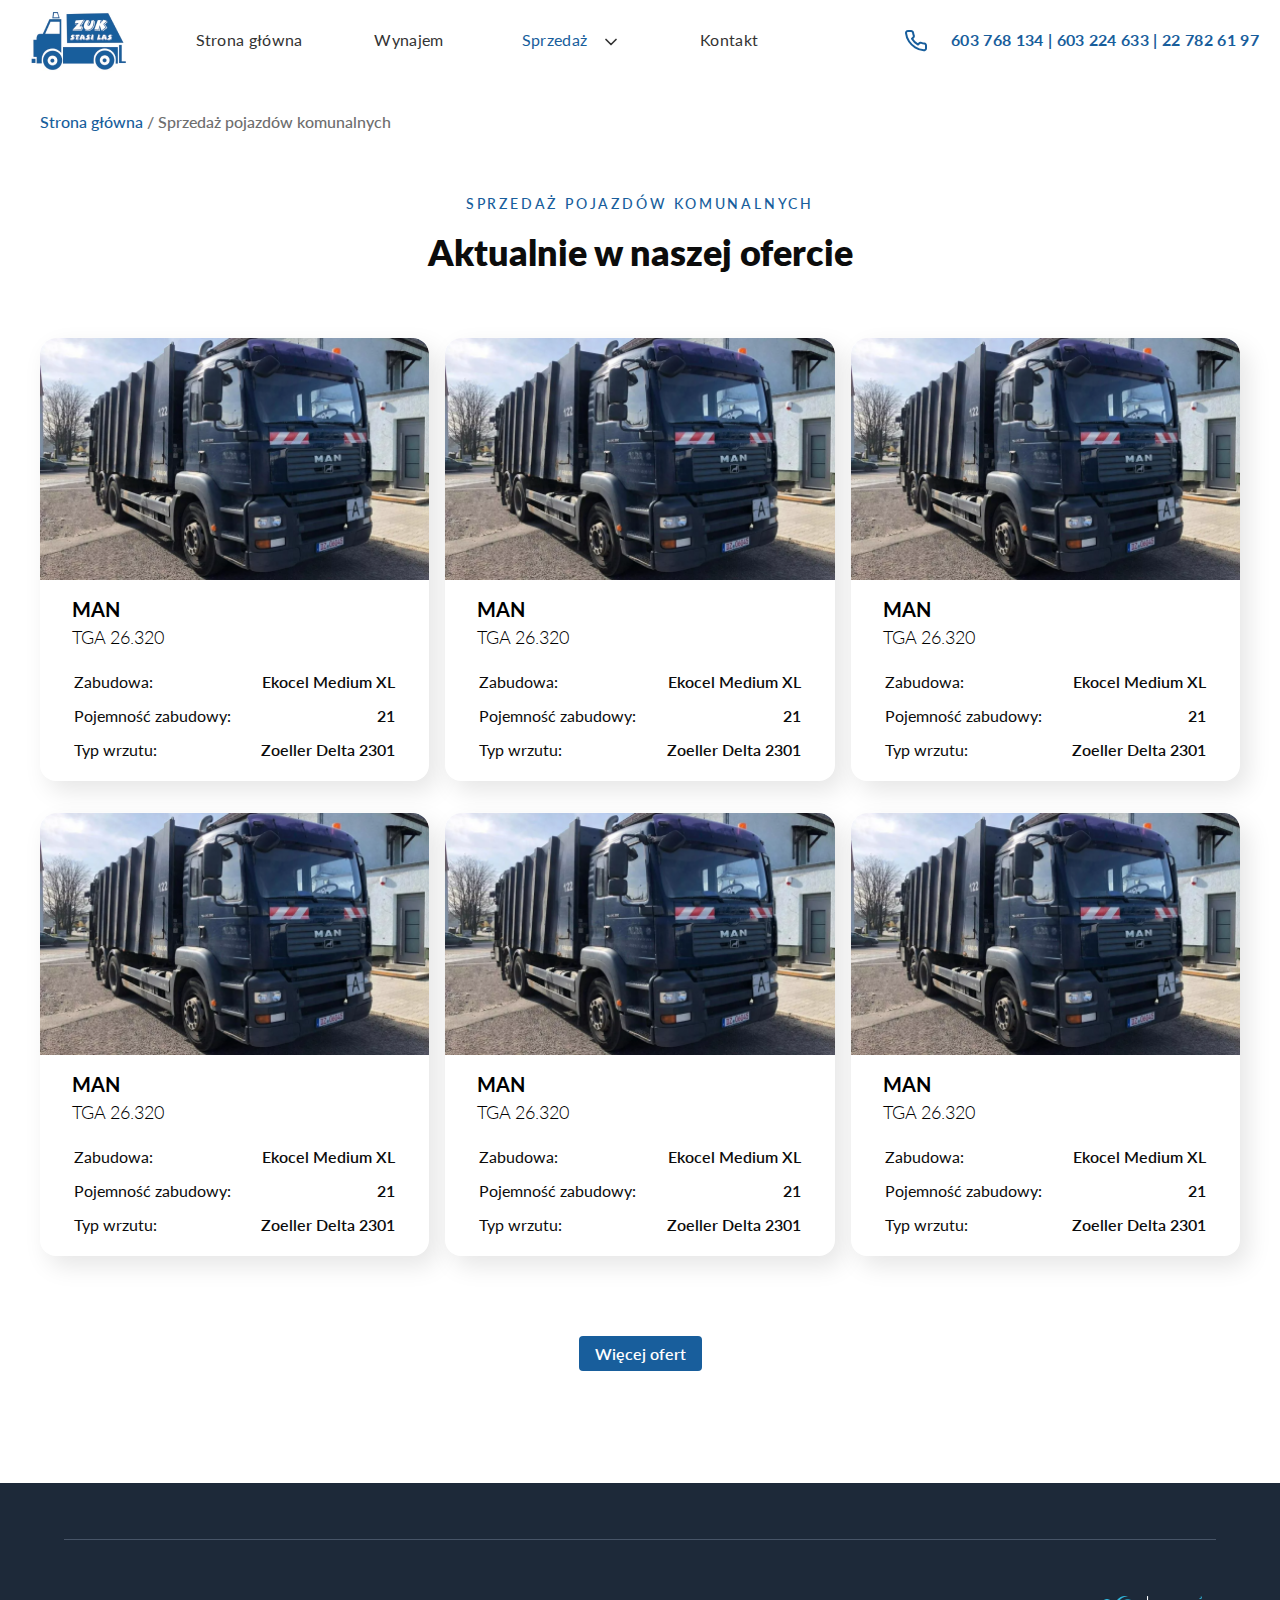
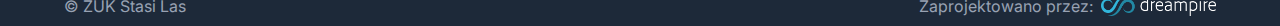
<file: sale.html>
<!DOCTYPE html>
<html lang="en">
<head>
  <meta charset="UTF-8">
  <meta http-equiv="X-UA-Compatible" content="IE=edge">
  <meta name="viewport" content="width=device-width, initial-scale=1.0">

  <link rel="preconnect" href="https://fonts.googleapis.com">
  <link rel="preconnect" href="https://fonts.gstatic.com" crossorigin>
  <link href="https://fonts.googleapis.com/css2?family=Inter&family=Lato:wght@400;700&display=swap" rel="stylesheet">

  <link rel="stylesheet" href="./css/reset.css"/>
  <link rel="stylesheet" href="./css/misc.css"/>
  <link rel="stylesheet" href="./css/navbar.css"/>
  <link rel="stylesheet" href="./css/footer.css"/>

  <link rel="stylesheet" href="./sale.css"/>

  <title>ZUK - Stasi Las</title>
</head>
<body>
  <nav class="navigation">
    <img class="navigation__logo" src="./img/logo.png"/>
    <ul class="navigation__links">
      <li>
        <a class="navigation__link navigation__link--active color_home" href="./index.html#">Strona główna</a>
      </li>
      <li>
        <a class="navigation__link" href="./rent.html">Wynajem</a>
      </li>
      <li>
        <span class="navigation__link navigation__drop color_sale">
          <a>Sprzedaż</a>
          <svg class="navigation__chevron" width="12" height="8" viewBox="0 0 12 8" fill="none"
            xmlns="http://www.w3.org/2000/svg">
            <path d="M1 1.5L6 6.5L11 1.5" stroke="#333333" stroke-width="1.67" stroke-linecap="round"
              stroke-linejoin="round" />
          </svg>
          <div class="navigation__sub">
            <div class="navigation__sale">
              <div>
                <a href="./sale.html">
                  <div class="navigation__sale-line">
                    <img src="./img/truck_drawing--small.png" />
                    <div class="navigation__text">
                      <h3>Pojazdów komunalnych</h3>
                        <p>Znajdziesz tu wiele pojazdów komunalnych dostępnych w naszej ofercie.</p>
                    </div>
                  </div>
                </a>
              </div>
              <div class="navigation__sale-line">
                <svg width="22" height="22" viewBox="0 0 22 22" fill="none" xmlns="http://www.w3.org/2000/svg">
                  <path
                    d="M11.0833 13.8333C12.6021 13.8333 13.8333 12.6021 13.8333 11.0833C13.8333 9.56455 12.6021 8.33333 11.0833 8.33333C9.56455 8.33333 8.33333 9.56455 8.33333 11.0833C8.33333 12.6021 9.56455 13.8333 11.0833 13.8333Z"
                    stroke="#101828" stroke-width="1.5" stroke-linecap="round" stroke-linejoin="round" />
                  <path
                    d="M17.8667 13.8333C17.7446 14.1098 17.7082 14.4165 17.7622 14.7139C17.8161 15.0112 17.9578 15.2856 18.1692 15.5017L18.2242 15.5567C18.3946 15.7269 18.5298 15.9291 18.6221 16.1517C18.7144 16.3743 18.7619 16.6128 18.7619 16.8537C18.7619 17.0947 18.7144 17.3332 18.6221 17.5558C18.5298 17.7784 18.3946 17.9806 18.2242 18.1508C18.0539 18.3213 17.8517 18.4565 17.6291 18.5488C17.4066 18.641 17.168 18.6885 16.9271 18.6885C16.6862 18.6885 16.4476 18.641 16.225 18.5488C16.0025 18.4565 15.8003 18.3213 15.63 18.1508L15.575 18.0958C15.359 17.8845 15.0846 17.7427 14.7872 17.6888C14.4898 17.6349 14.1831 17.6713 13.9067 17.7933C13.6355 17.9095 13.4043 18.1025 13.2414 18.3484C13.0786 18.5943 12.9912 18.8825 12.99 19.1775V19.3333C12.99 19.8196 12.7968 20.2859 12.453 20.6297C12.1092 20.9735 11.6429 21.1667 11.1567 21.1667C10.6704 21.1667 10.2041 20.9735 9.8603 20.6297C9.51649 20.2859 9.32333 19.8196 9.32333 19.3333V19.2508C9.31624 18.9474 9.21802 18.6532 9.04147 18.4063C8.86491 18.1595 8.61817 17.9714 8.33333 17.8667C8.05685 17.7446 7.75016 17.7082 7.45279 17.7622C7.15543 17.8161 6.88104 17.9578 6.665 18.1692L6.61 18.2242C6.43973 18.3946 6.23754 18.5298 6.01497 18.6221C5.79241 18.7144 5.55384 18.7619 5.31292 18.7619C5.07199 18.7619 4.83342 18.7144 4.61086 18.6221C4.3883 18.5298 4.1861 18.3946 4.01583 18.2242C3.84538 18.0539 3.71015 17.8517 3.61789 17.6291C3.52563 17.4066 3.47814 17.168 3.47814 16.9271C3.47814 16.6862 3.52563 16.4476 3.61789 16.225C3.71015 16.0025 3.84538 15.8003 4.01583 15.63L4.07083 15.575C4.28216 15.359 4.42392 15.0846 4.47784 14.7872C4.53175 14.4898 4.49536 14.1831 4.37333 13.9067C4.25713 13.6355 4.06419 13.4043 3.81826 13.2414C3.57233 13.0786 3.28414 12.9912 2.98917 12.99H2.83333C2.3471 12.99 1.88079 12.7968 1.53697 12.453C1.19315 12.1092 1 11.6429 1 11.1567C1 10.6704 1.19315 10.2041 1.53697 9.8603C1.88079 9.51649 2.3471 9.32333 2.83333 9.32333H2.91583C3.21924 9.31624 3.5135 9.21802 3.76036 9.04147C4.00721 8.86491 4.19524 8.61817 4.3 8.33333C4.42202 8.05685 4.45842 7.75016 4.4045 7.45279C4.35059 7.15543 4.20883 6.88104 3.9975 6.665L3.9425 6.61C3.77204 6.43973 3.63682 6.23754 3.54456 6.01497C3.4523 5.79241 3.40481 5.55384 3.40481 5.31292C3.40481 5.07199 3.4523 4.83342 3.54456 4.61086C3.63682 4.3883 3.77204 4.1861 3.9425 4.01583C4.11277 3.84538 4.31496 3.71015 4.53753 3.61789C4.76009 3.52563 4.99865 3.47814 5.23958 3.47814C5.48051 3.47814 5.71908 3.52563 5.94164 3.61789C6.1642 3.71015 6.3664 3.84538 6.53667 4.01583L6.59167 4.07083C6.80771 4.28216 7.0821 4.42392 7.37946 4.47784C7.67682 4.53175 7.98352 4.49536 8.26 4.37333H8.33333C8.60445 4.25713 8.83568 4.06419 8.99855 3.81826C9.16142 3.57233 9.24882 3.28414 9.25 2.98917V2.83333C9.25 2.3471 9.44315 1.88079 9.78697 1.53697C10.1308 1.19315 10.5971 1 11.0833 1C11.5696 1 12.0359 1.19315 12.3797 1.53697C12.7235 1.88079 12.9167 2.3471 12.9167 2.83333V2.91583C12.9178 3.2108 13.0052 3.49899 13.1681 3.74493C13.331 3.99086 13.5622 4.1838 13.8333 4.3C14.1098 4.42202 14.4165 4.45842 14.7139 4.4045C15.0112 4.35059 15.2856 4.20883 15.5017 3.9975L15.5567 3.9425C15.7269 3.77204 15.9291 3.63682 16.1517 3.54456C16.3743 3.4523 16.6128 3.40481 16.8537 3.40481C17.0947 3.40481 17.3332 3.4523 17.5558 3.54456C17.7784 3.63682 17.9806 3.77204 18.1508 3.9425C18.3213 4.11277 18.4565 4.31496 18.5488 4.53753C18.641 4.76009 18.6885 4.99865 18.6885 5.23958C18.6885 5.48051 18.641 5.71908 18.5488 5.94164C18.4565 6.1642 18.3213 6.3664 18.1508 6.53667L18.0958 6.59167C17.8845 6.80771 17.7427 7.0821 17.6888 7.37946C17.6349 7.67682 17.6713 7.98352 17.7933 8.26V8.33333C17.9095 8.60445 18.1025 8.83568 18.3484 8.99855C18.5943 9.16142 18.8825 9.24882 19.1775 9.25H19.3333C19.8196 9.25 20.2859 9.44315 20.6297 9.78697C20.9735 10.1308 21.1667 10.5971 21.1667 11.0833C21.1667 11.5696 20.9735 12.0359 20.6297 12.3797C20.2859 12.7235 19.8196 12.9167 19.3333 12.9167H19.2508C18.9559 12.9178 18.6677 13.0052 18.4217 13.1681C18.1758 13.331 17.9829 13.5622 17.8667 13.8333Z"
                    stroke="#101828" stroke-width="1.5" stroke-linecap="round" stroke-linejoin="round" />
                </svg>
                <div class="navigation__text">
                  <a href="./sale-parts.html">
                  <h3>Części i zabudowy</h3>
                  <p>Wszelkiego rodzaju części, które możesz wykorzystać ponownie oraz zabudowy do pojazdów komunalnych.
                  </p>
                </a>
                </div>
              </div>
            </div>
            <div class="navigation__news">
              <a href="./sale-detail.html">
              <div class="navigation__frame">
                <span>Nowość</span>
                <img src="./img/new_truck.png" />
              </div>
              <h3>New Way Mammoth Front Loader</h3>
              <p>Najnowszy pojazd w naszej ofercie dostępny już w sprzedaży!</p>
              <a href="./sale.html">Sprawdź</a>
            </div>
            </a>
          </div>
        </span>
      </li>
      <li>
        <a class="navigation__link" href="./index.html #contact">Kontakt</a>
      </li>
    </ul>
    <div class="navigation__phone">
      <svg width="22" height="23" viewBox="0 0 22 23" fill="none" xmlns="http://www.w3.org/2000/svg">
        <path d="M20.9994 16.4881V19.4016C21.0005 19.6721 20.9432 19.9398 20.831 20.1876C20.7188 20.4354 20.5542 20.6579 20.3478 20.8407C20.1415 21.0236 19.8978 21.1628 19.6325 21.2494C19.3672 21.3361 19.0861 21.3683 18.8072 21.3439C15.7128 21.0192 12.7404 19.998 10.1289 18.3624C7.69921 16.8714 5.63926 14.8819 4.09534 12.5354C2.39586 10.0019 1.33824 7.11728 1.00816 4.11541C0.983033 3.84685 1.01608 3.57618 1.1052 3.32063C1.19432 3.06508 1.33757 2.83025 1.52581 2.6311C1.71405 2.43194 1.94317 2.27282 2.19858 2.16387C2.45398 2.05492 2.73008 1.99852 3.0093 1.99826H6.02608C6.5141 1.99362 6.98722 2.16052 7.35725 2.46785C7.72727 2.77518 7.96896 3.20197 8.03727 3.66867C8.1646 4.60106 8.40074 5.51654 8.74118 6.39765C8.87648 6.74525 8.90576 7.12303 8.82556 7.48621C8.74536 7.8494 8.55903 8.18276 8.28867 8.44681L7.01156 9.6802C8.44308 12.1116 10.5276 14.1247 13.0451 15.5072L14.3222 14.2738C14.5956 14.0127 14.9408 13.8328 15.3169 13.7553C15.6929 13.6778 16.0841 13.7061 16.444 13.8368C17.3564 14.1656 18.3043 14.3936 19.2698 14.5166C19.7582 14.5832 20.2044 14.8208 20.5233 15.1843C20.8422 15.5478 21.0116 16.0118 20.9994 16.4881Z" stroke="#185E9C" stroke-width="2" stroke-linecap="round" stroke-linejoin="round"/>
      </svg>
      <p>603 768 134  |   603 224 633  |  22 782 61 97</p>
    </div>
    <div id="burger" class="navigation__burger burger">
      <span class="burger__segment"></span>
      <span class="burger__segment"></span>
      <span class="burger__segment"></span>
    </div>
  </nav>
  <section class="sale">
    <div class="sale__nav">
      <a href="./index.html">Strona główna</a>
      <span>/</span>
      <span>Sprzedaż pojazdów komunalnych</span>
    </div>
    <header class="sale__head">
      <h2>Sprzedaż pojazdów komunalnych</h2>
      <p>Aktualnie w naszej ofercie</p>
    </header>
    <div class="sale__list">
      <a href="./sale-detail.html" class="truck">
        <img class="truck__image" src="./img/sale_truck_2.png"/>
        <div class="truck__info">
          <header class="truck__head">
            <h3>MAN</h3>
            <p>TGA 26.320</p>
          </header>
          <table class="truck__data">
            <tr>
              <td>Zabudowa:</td>
              <td>Ekocel Medium XL</td>
            </tr>
            <tr>
              <td>Pojemność zabudowy:</td>
              <td>21</td>
            </tr>
            <tr>
              <td>Typ wrzutu:</td>
              <td>Zoeller Delta 2301</td>
            </tr>
          </table>
        </div>
      </a>
      <a href="./sale-detail.html" class="truck">
        <img class="truck__image" src="./img/sale_truck_2.png"/>
        <div class="truck__info">
          <header class="truck__head">
            <h3>MAN</h3>
            <p>TGA 26.320</p>
          </header>
          <table class="truck__data">
            <tr>
              <td>Zabudowa:</td>
              <td>Ekocel Medium XL</td>
            </tr>
            <tr>
              <td>Pojemność zabudowy:</td>
              <td>21</td>
            </tr>
            <tr>
              <td>Typ wrzutu:</td>
              <td>Zoeller Delta 2301</td>
            </tr>
          </table>
        </div>
      </a>
      <a href="./sale-detail.html" class="truck">
        <img class="truck__image" src="./img/sale_truck_2.png"/>
        <div class="truck__info">
          <header class="truck__head">
            <h3>MAN</h3>
            <p>TGA 26.320</p>
          </header>
          <table class="truck__data">
            <tr>
              <td>Zabudowa:</td>
              <td>Ekocel Medium XL</td>
            </tr>
            <tr>
              <td>Pojemność zabudowy:</td>
              <td>21</td>
            </tr>
            <tr>
              <td>Typ wrzutu:</td>
              <td>Zoeller Delta 2301</td>
            </tr>
          </table>
        </div>
      </a>
      <a href="./sale-detail.html" class="truck">
        <img class="truck__image" src="./img/sale_truck_2.png"/>
        <div class="truck__info">
          <header class="truck__head">
            <h3>MAN</h3>
            <p>TGA 26.320</p>
          </header>
          <table class="truck__data">
            <tr>
              <td>Zabudowa:</td>
              <td>Ekocel Medium XL</td>
            </tr>
            <tr>
              <td>Pojemność zabudowy:</td>
              <td>21</td>
            </tr>
            <tr>
              <td>Typ wrzutu:</td>
              <td>Zoeller Delta 2301</td>
            </tr>
          </table>
        </div>
      </a>
      <a href="./sale-detail.html" class="truck">
        <img class="truck__image" src="./img/sale_truck_2.png"/>
        <div class="truck__info">
          <header class="truck__head">
            <h3>MAN</h3>
            <p>TGA 26.320</p>
          </header>
          <table class="truck__data">
            <tr>
              <td>Zabudowa:</td>
              <td>Ekocel Medium XL</td>
            </tr>
            <tr>
              <td>Pojemność zabudowy:</td>
              <td>21</td>
            </tr>
            <tr>
              <td>Typ wrzutu:</td>
              <td>Zoeller Delta 2301</td>
            </tr>
          </table>
        </div>
      </a>
      <a href="./sale-detail.html" class="truck">
        <img class="truck__image" src="./img/sale_truck_2.png"/>
        <div class="truck__info">
          <header class="truck__head">
            <h3>MAN</h3>
            <p>TGA 26.320</p>
          </header>
          <table class="truck__data">
            <tr>
              <td>Zabudowa:</td>
              <td>Ekocel Medium XL</td>
            </tr>
            <tr>
              <td>Pojemność zabudowy:</td>
              <td>21</td>
            </tr>
            <tr>
              <td>Typ wrzutu:</td>
              <td>Zoeller Delta 2301</td>
            </tr>
          </table>
        </div>
      </a>
    </div>
    <button class="sale__more">Więcej ofert</button>
  </section>
  <footer>
    <div></div>
    <div class="footer__divider"></div>
    <div class="footer__text">
      <span>&copy; ZUK Stasi Las</span>
      <div class="footer__divider"></div>
      <span class="footer__dreampire">Zaprojektowano przez: <img class="dreampire-logo" src="./img/dreampire_logo.png"/> </span>
    </div>
  </footer>
  <script src="./js/navbar.js"></script>
</body>
</html>
</file>
<file: css/misc.css>
/* Reusable */

.dreampire-logo {
  height: 20px;
}

.square {
  position: absolute;
  width: 95px;
  height: 95px;

  background: #185E9C;
  border-radius: 15px;
  transform: rotate(-18.62deg);
}

.square::before {
  content: '';
  position: absolute;
  width: 100%;
  height: 100%;
  border: 1px solid #185E9C;
  border-radius: 15px;
  transform: translate(-10px, -10px);
}

.paragraph--decorated {
  color: #185E9C;
  font-weight: 700;
}

.square--left {
  bottom: 0;
}

.square--right {
  right: 0;
  transform: rotate(125.01deg);
}
</file>
<file: css/navbar.css>
/* Navigation */

.navigation {
  height: 80px;
  display: flex;
  align-items: center;
  justify-content: center;
  padding: 15px 0px;

  position: relative;
}

.navigation_link {
  text-align: left;
}

.navigation__links {
  list-style-type: none;
  display: flex;
  margin: 0 2em;
}

.navigation__links .navigation__link {
  cursor: pointer;
  width: 160px;
  text-align: center;
}

.navigation__link, .navigation__phone p {
  display: block;
  text-decoration: none;
  font-weight: 400;
  font-family: 'Lato';
  font-size: 16px;
  letter-spacing: 0.02em;
  color: #333333;
  line-height: 24px;
}

.navigation__link--active {
  font-weight: 700;
  color: #185E9C;
  position: relative;
}

.navigation__link:hover {
  font-weight: 700;
}

.navigation__link:hover .navigation__drop {
  font-weight: 400;
}

.navigation__drop {
  position: relative;
}

.navigation__sub {
  display: none;
  position: absolute;
  top: 100%;
  left: 0;

  z-index: 2;

  background: #FFFFFF;
  border: 1px solid #EAECF0;
  box-shadow: 0px 12px 16px -4px rgba(16, 24, 40, 0.08), 0px 4px 6px -2px rgba(16, 24, 40, 0.03);
  border-radius: 8px;

  grid-template-columns: 300px 1fr;
}

.navigation__drop--active .navigation__sub {
  display: grid;
}

.navigation__drop--active .navigation__chevron {
  transform: rotate(180deg);
}

.navigation__sale {
  padding: 10px 16px;
  display: grid;
  gap: 10px;
}

.navigation__sale-line {
  display: flex;
  text-align: left;
  padding: 26px 16px;
  border: 1px solid transparent;
}

.navigation__sale-line svg {
  flex-shrink: 0;
}

.navigation__sale-line img {
  max-height: 24px;
}

.navigation__sale-line:hover {
  background:rgba(249, 250, 251, 0.5);
  border: 1px solid rgba(0, 0, 0, 0.02);
  border-radius: 4px;
}

.navigation__text {
  margin-left: 1em;
}

.navigation__text h3 {
  font-family: 'Inter', sans-serif;
  font-weight: 500;
  font-size: 16px;
  color: #101828;
}

.navigation__text h3:hover
{
  color: #185E9C;
}

.navigation__text p {
  margin-top: 1em;

  font-family: 'Inter', sans-serif;
  font-weight: 400;
  font-size: 14px;
  color: #667085;
}

.navigation__news {
  text-align: left;
  background: #F9FAFB;
  padding: 20px;
}

.navigation__news h3 {
  font-family: 'Lato', sans-serif;
  margin-top: 2em;
  font-weight: 700;
  font-size: 16px;
  color: #101828;
}

.navigation__news p {
  margin-top: 0.5em;
  font-family: 'Inter', sans-serif;
  font-weight: 400;
  font-size: 14px;
  color: #667085;
}

.navigation__news a {
  display: block;
  margin-top: 1em;
  font-family: 'Lato', sans-serif;
  font-weight: 500;
  font-size: 14px;
  color: #185E9C;
}

.navigation__frame {
  position: relative;
}

.navigation__frame span {
  position: absolute;
  top: 10px;
  right: 10px;
  color: #185E9C;
  background: white;
  border-radius: 8px;
  padding: 2px 10px;

  font-family: 'Lato', sans-serif;
  font-weight: 700;
  font-size: 8px;
  letter-spacing: 0.1em;
  text-transform: uppercase;
}

.navigation__frame img {
  border-radius: 8px;
}


.navigation__phone p {
  color: #185E9C;
  font-weight: 700;
}


.navigation__chevron {
  margin-left: 13px;
}

.navigation__phone {
  margin-left: 4em;
  display: flex;
  align-items: center;
}

.navigation__phone svg {
  margin-right: 24px;
  flex-shrink: 0;
}

.navigation__burger {
  display: none;
  position: absolute;
  right: 10px;
}

.burger {
  width: 24px;
  height: 16px;
  flex-direction: column;
  justify-content: space-between;
}

.burger--active {
  justify-content: center;
}
.burger--active .burger__segment:nth-child(1) {
  transform: rotate(45deg);
}
.burger--active .burger__segment:nth-child(3) {
  transform: rotate(-45deg);
}
.burger--active .burger__segment:nth-child(2) {
  display: none;
}

.burger__segment {
  width: 100%;
  height: 1px;
  background: black;
}

@media screen and (max-width: 1024px) {
  .navigation {
    justify-content: space-between;
  }

  .navigation__links {
    background: white;
    z-index: 10;
    position: absolute;
    left: 0;
    width: 100%;
    top: 80px;
    flex-direction: column;
    display: none;

    margin-left: 0;
  }

  .navigation__links.navigation__links--mobile-active {
    display: flex;
  }

  .navigation__links .navigation__link {
    text-align: left;
    margin: 1em;
    width: auto;
  }

  .navigation__phone {
    display: none;
  }

  .navigation__burger {
    display: flex;
  }

  .navigation__sub {
    position: static;
    box-shadow: none;
    border: none;
    grid-template-columns: 1fr;
  }

  .navigation__sale {
    padding-left: 0;
    padding-right: 0;
  }

  .navigation__sale-line {
    padding-left: 0;
    padding-right: 0;
  }

  .navigation__news {
    display: none;
  }
}
</file>
<file: css/footer.css>
/* Footer */

footer {
  margin-top: 3em;
  height: 143px;
  background: #1D2939;
  display: flex;
  flex-direction: column;
  justify-content: space-between;
  align-items: center;
}

.footer__text {
  display: flex;
  justify-content: space-between;
  width: 90%;
  padding-bottom: 10px;
  
  font-family: 'Inter', sans-serif;
  font-weight: 400;
  font-size: 16px;
  color: #98A2B3;
}

.footer__divider {
  background: #475467;
  width: 90%;
  height: 1px;
}

.footer__text .footer__divider {
  display: none;
}

.footer__dreampire {
  display: inline-flex;
  align-items: center;
}

.footer__dreampire img {
  margin-left: 8px;
}

@media screen and (max-width: 768px) {
  .footer__divider {
    display: none;
  }
  .footer__text .footer__divider {
    display: block;
  }

  .footer__text {
    flex-direction: column;
    height: 100%;
    margin: 1em 0;
  }
}
</file>
<file: index.css>
/* Home */

html {
  width: 100%;
  height: 100%;
}

.home {
  width: 100%;
  margin: 0 auto;
  
  position: relative;
  background: #E0F2F0;

  padding-top: 2em;
  padding-bottom: 4em;

  display: grid;
  grid-template-columns: 1fr 1fr;
  align-items: center;
  justify-items: center;
}

.home__offer {
  padding-left: 10%;
}

.home__offer h2 {
  font-family: 'Lato', sans-serif;
  font-weight: 800;
  font-size: 36px;
  color: #0C0C0C;
}

.home__offer p {
  margin-top: 24px;
  font-family: 'Lato', sans-serif;
  font-weight: 400;
  font-size: 16px;
  color: #333333;
}

.home__offer button {
  margin-top: 48px;
  cursor: pointer;

  outline: none;
  border: none;

  color: white;
  background: #185E9C;
  border-radius: 4px;
  
  padding: 8px 16px;
  font-family: 'Lato', sans-serif;
  font-weight: 600;
  font-size: 16px;
  line-height: 24px;
}

.home__truck-wrapper, .home__truck img {
  margin-right: 2em;
  position: relative;
}

.home__next {
  background: #185E9C;
  outline: none;
  border: none;
  border-radius: 100%;
  width: 54px;
  height: 54px;

  cursor: pointer;

  position: absolute;
  bottom: 0;
  right: 10%;
  transform: translateY(calc(50% + 4em));
}

@media screen and (max-width: 1024px) {
  .home {
    grid-template-columns: 1fr;
    padding: 2em 1em;
  }

  .home__truck {
    transform: scale(0.8);
  }

  .home__truck img {
    width: 100%;
  }

  .home__next {
    left: 50%;
    transform: translateX(-50%) translateY(calc(50% + 2em));;
  }
}

/* About */

.about {
  /*margin-top: 7.5em;
  margin-left: 4em;
  margin-right: 4em;
  display: grid;
  grid-template-columns: 1fr 1fr;
  column-gap: 1em;
  align-items: center;
  justify-items: center;*/
    display: grid;
    grid-template-columns: 1fr 1fr;
    column-gap: 1em;
    align-items: center;
    justify-items: center;
    width: 100%;
    position: relative;
    padding-top: 8em;
    padding-bottom: 4em;
    margin: 0 auto;
    max-width: 1200px;
}

.about__image {
  position: relative;
}

.about__image img {
  border-radius: 12px;
  position: relative;
}

.about__image::before {
  position: absolute;
  content: '';
  height: 100%;
  aspect-ratio: 1;

  left: -40px;
  border: 1px solid #185E9C;
  border-radius: 15px;
  transform: rotate(-18.62deg);
}

.about__content * {
  font-family: 'Lato', sans-serif;
}

.about__content h2 {
  font-weight: 500;
  font-size: 14px;
  letter-spacing: 0.2em;
  color: #185E9C;
  text-transform: uppercase;
  text-align: left;
}

.about__content h3 {
  margin-top: 0.5em;
  font-weight: 800;
  font-size: 24px;
  color: #0C0C0C;
  text-align: left;
}

.about__content p {
  font-weight: 400;
  font-size: 16px;
  color: #333333;
  margin-top: 1.2em;
}

@media screen and (max-width: 768px) {
  .about {
    display: flex;
    flex-direction: column-reverse;
    align-items: flex-start;
    justify-content: center;
    margin-left: 1em;
    margin-right: 1em;
  }

  .about__image {
    margin-top: 2em;
    left: 50%;
    transform: translateX(-50%) scale(0.7);
  }
}

/* offer */

.offer {
  background: #185E9C;
  margin-top: 5em;
  padding: 4em;
  display: flex;
  flex-direction: column;
  align-items: center;
}

.offer h2 {
  font-family: 'Lato', sans-serif;
  font-weight: 500;
  font-size: 14px;
  letter-spacing: 0.2em;

  text-transform: uppercase;
  text-align: center;

  color: #FFFFFF;
}

.offer h3 {
  font-family: 'Lato', sans-serif;
  font-weight: 800;
  font-size: 36px;
  color: #FFFFFF;
  text-align: center;

}

.offer__list {
  margin-top: 3em;
  display: grid;
  grid-template-columns: repeat(3,1fr);
  column-gap: 20px;
  row-gap: 20px;
}

.offer__block {
  background: #FFFFFF;
  height: 13.5vh;
  border: 4px solid transparent;

  border-radius: 16px;
  cursor: pointer;
  display: flex;
  align-items: center;
  padding: 1.2em 1em;
}

.offer__block:hover {
  border: 4px solid #E0F2F0;
  box-shadow: 8px 10px 24px rgba(0, 0, 0, 0.2);
}

.offer__block span {
  display: block;
  margin-left: 24px;
  margin-right: 24px;

  font-family: 'Lato', sans-serif;
  font-weight: 600;
  font-size: 18px;
  color: #0C0C0C;
}

.offer__truck {
  position: relative;
}

@media screen and (max-width: 768px) {
  .offer {
    padding-left: 1em;
    padding-right: 1em;
  }
  .offer h3 {
    font-size: 24px;
  }

  .offer__list {
    grid-template-columns: 1fr;
  }

  .offer__block svg {
    flex-shrink: 0;
  }
}

/* Contact */

.contact {
  /*margin-top: 6em;
  padding-bottom: 4.5em;
  display: flex;
  flex-direction: column;
  align-items: center;*/
    grid-template-columns: 1fr 1fr;
    column-gap: 1em;
    align-items: center;
    justify-items: center;
    width: 100%;
    position: relative;
    margin: 0 auto;
    max-width: 1200px;
    margin-top: 6em;
    padding-bottom: 4.5em;
    display: flex;
    flex-direction: column;
    align-items: center;
}

.contact h2 {
  font-family: 'Lato', sans-serif;
  font-weight: 500;
  font-size: 14px;
  letter-spacing: 0.2em;
  color: #185E9C;
  text-transform: uppercase;
  text-align: center;
}

.contact h3 {
  font-family: 'Lato', sans-serif;
  font-weight: 800;
  font-size: 36px;
  color: #0C0C0C;
  margin-top: 8px;
  text-align: center;
}

.contact__grid {
  margin-top: 3em;
  display: grid;
  grid-template-columns: 1fr 1fr;
  column-gap: 3em;
}

.contact__option {
  display: flex;
  margin: 2em 0;
}

.contact__text {
  margin-left: 1em;
}

.contact__text span {
  font-family: 'Lato', sans-serif;
  font-weight: 500;
  font-size: 20px;
  color: #101828;
}

.contact__text p {
  margin-top: 8px;
  font-family: 'Lato', sans-serif;
  font-weight: 500;
  font-size: 16px;
  color: #185E9C;
}

.contact__icon {
  background: #E0F2F0;
  width: 40px;
  height: 40px;
  border-radius: 8px;
  display: flex;
  justify-content: center;
  align-items: center;
  flex-shrink: 0;
}

@media screen and (max-width: 1024px) {
  .contact__grid {
    grid-template-columns: 1fr;
  }

  .contact__grid img {
    width: 100%;
  }

  .contact h3 {
    font-size: 24px;
  }

  .contact__option {
    margin-left: 0.5em;
    margin-right: 0.5em;
  }
}

.sale__nav {
  width: 100%;
  height: auto;
}
</file>
<file: rent-detail.css>
.sale-detail {
    /*width: 100%;
    position: relative;
    padding-top: 2em;
    padding-bottom: 4em;
    display: grid;
    align-items: center;
    justify-items: center;
    margin-bottom: 5em;*/
    width: 100%;
    position: relative;
    padding-top: 2em;
    padding-bottom: 4em;
    margin: 0 auto;
    max-width: 1200px;
  }
  
  /*width: 90%;
  display: inline-grid;
  align-items: center;
  justify-content: center;
  margin: inherit;*/
  
  @media screen and (max-width: 425px) {
    .sale-detail__nav {
      width: 95%;
    }
  }
  
  @media screen and (min-width: 768px) {
    .sale-detail__nav {
      width: 97.5%;
    }
  }
  
  @media screen and (min-width: 1024px) {
    .sale-detail__nav {
      width: 97.5%;
    }
  }
  
  @media screen and (min-width: 1440px) {
    .sale-detail__nav {
      width: 84%;
    }
  }
  
  @media screen and (min-width: 2560px) {
    .sale-detail__nav {
      width: 48%;
    }
  }
  
  .sale-detail__nav {
    font-family: 'Lato', sans-serif;
    font-weight: 500;
    font-size: 16px;
    color: #6E6E6E;
  }
  
  .sale-detail__nav a {
    color: #185E9C;
  }
  
  .sale-detail__main {
    margin-top: 4em;
    display: grid;
    grid-template-columns: 100px 1fr 1fr;
    column-gap: 20px;
    row-gap: 4em;
  }
  
  .sale-detail__head {
    font-family: 'Lato', sans-serif;
  }
  
  .sale-detail__head h3 {
    margin: 0em 1.3em;
    font-weight: 700;
    font-size: 28px;
    color: #0C0C0C;
  }
  
  .sale-detail__head p {
    margin: 2em;
    margin-top: 0.3em;
    font-size: 18px;
    font-weight: 400;
    color: #667085;
  }
  
  .sale-detail__table {
    margin: 2em;
    margin-top: 1em;
    width: 94%;
    font-family: 'Lato', sans-serif;
    margin-bottom: 2em;
  }
  
  .sale-detail__table tr td:nth-child(1) {
    font-weight: 400;
    font-size: 16px;
    color: #0C0C0C;
    text-align: left;
    line-height: 32px;
  }
  
  .sale-detail__table tr td:nth-child(2) {
    line-height: 32px;
    font-weight: 600;
    font-size: 16px;
    text-align: right;
    color: #0C0C0C;
  }
  
  .sale-detail__interest {
    margin-top: 3.5em;
    position: relative;
    padding-top: 3em;
    font-family: 'Lato', sans-serif;
    display: flex;
    justify-content: space-between;
    align-items: center;
  }
  
  .rent-item__when {
    width: 53%;
    display: flex;
    align-items: center;
    justify-content: center;
  }
  
  .rent-item__when span {
    margin-left: 1em;
    color: #185E9C;
    font-weight: 400;
    font-size: 14px;
  }
  
  
  .sale-detail__interest span {
    margin: 2em;
    font-weight: 700;
    font-size: 16px;
    color: #0C0C0C;
  }
  
  .sale-detail__interest button {
    font-weight: 600;
    color: white;
    font-size: 16px;
    
    background: #185E9C;
    border-radius: 4px;
    outline: none;
    border: none;
    padding: 12px 20px;
  }
  
  .sale-detail__interest::after {
    position: absolute;
    content: '';
    top: 0;
    margin: 2em;
    width: 80%;
    height: 1px;
    background: #E5E5E5;
  }
  
  .sale-detail__truck {
    width: 88%;
    font-family: 'Lato', sans-serif;
    display: flex;
    flex-direction: column;
    align-items: center;
  
    background: #FFFFFF;
    box-shadow: 8px 10px 24px rgba(0, 0, 0, 0.1);
    border-radius: 16px;
  }
  
  .sale-detail__truck h3 {
    margin-top: 1em;
    font-weight: 500;
    font-size: 14px;
    letter-spacing: 0.2em;
    color: #185E9C;
    text-transform: uppercase;
  }
  
  .sale-detail__truck p {
    font-weight: 800;
    font-size: 24px;
    color: #0C0C0C;
    margin: 0.5em 0;
  }
  
  .sale-detail__truck tr td {
    padding: 0.5em 2em;
  }
  
  .sale-detail__truck table {
    border-collapse: collapse;
  }
  
  .sale-detail__truck tr:nth-child(2n) {
    background: rgba(229, 229, 229, 0.25);
  }
  
  .gallery-nav {
    display: flex;
    flex-direction: column;
    justify-content: space-between;
    align-items: center;
  }
  
  .gallery-nav__btn {
    background: none;
    outline: none;
    border: none;
    cursor: pointer;
    padding: 10px;
  }
  
  .gallery-nav__frame {
    width: 100%;
    aspect-ratio: 1;
    margin: 0.3em 0;
  }
  
  .gallery-nav img {
    width: 100%;
    height: 100%;
    object-fit: cover;
    border-radius: 8px;
  }
  
  
  .gallery {
    position: relative;
  }
  
  .gallery__left, .gallery__right {
    position: absolute;
    top: 50%;
    transform: translateY(-50%);
    padding: 10px;
    outline: none;
    border: none;
    border-radius: 8px;
    display: flex;
    justify-content: center;
    align-items: center;
    cursor: pointer;
  }
  
  .gallery__left {
    left: 1em;
  }
  
  .gallery__right {
    right: 1em;
  }
  
  .gallery img {
    width: 100%;
    height: 100%;
    object-fit: cover;
    border-radius: 16px;
  }
  
  .contact {
    line-height: 24px;
    display: flex;
    align-items: center;
    font-family: 'Lato', sans-serif;
  }
  
  .contact h3 {
    font-weight: 500;
    font-size: 20px;
    color: #101828;
  }
  
  .contact p {
    margin-top: 0.2em;
    font-weight: 500;
    font-size: 16px;
    color: #185E9C;
  }

  .font {
    font-family: Lato;
    font-style: Regular;
    font-size: 14px;;
    line-height: 24px;
    line-height: 143%;
  }
  
  .contact__icon {
    background: #E0F2F0;
    border-radius: 8px;
    padding: 12px;
    margin-right: 2em;
  }
  
  @media screen and (max-width: 1024px) {
    .gallery-nav {
      display: none;
    }
    
    .sale-detail__main {
      grid-template-columns: 1fr;
    }
  }
</file>
<file: rent.css>
.color_home {
  color: #333333;
  font-weight: 400;
}

.color_rent {
  color: #185E9C;
}


.rent__heading {
  font-family: 'Lato', sans-serif;
}

.rent__heading h3 {
  font-weight: 500;
  font-size: 14px;
  letter-spacing: 0.2em;
  color: #185E9C;
  text-align: center;
  text-transform: uppercase;
}

.rent__heading p {
  text-align: center;
  font-weight: 800;
  font-size: 36px;
  color: #0C0C0C;
  margin-bottom: 2em;
}

.rent__nav {
  font-family: 'Lato', sans-serif;
  font-weight: 500;
  font-size: 16px;
  color: #6E6E6E;
}

.rent__nav a {
  color: #185E9C;
}

.rent__home {
  background: #E0F2F0;
  padding-left: 18vmax;
  padding-right: 7vmax;
  padding-top: 1vmax;
  padding-bottom: 1vmax;
}

.rent__grid {
  margin-top: 1em;
  display: grid;
  grid-template-columns: 1fr 1fr;
  gap: 10px;
}

.rent__image {
  position: relative;
}

.rent__image img {
  position: relative;
  width: 100%;
  border-radius: 15px;
  z-index: 0;
  margin-bottom: 2vh;
}

.rent__text {
  font-family: 'Lato', sans-serif;
  width: 85%;
  margin-top: 3em;
  display: flex;
  align-items: flex-start;
  justify-content: center;
  flex-direction: column;
  gap: 25px;
}

.rent__text h3 {
  margin-bottom: 1em;
}


.rent_title {
  font-family: 'Lato';
  font-style: normal;
  font-weight: 800;
  font-size: 3vmax;
  line-height: 130%;
}

.rent__text p {
  font-family: 'Lato';
  font-style: normal;
  font-weight: 400;
  font-size: 1vmax;
}

.rent__recent {
  margin: 3em;
}

.rent__list {
  display: flex;
  justify-content: center;
  align-items: center;
  width: inherit;
 
  grid-template-columns: repeat(3, 1fr);
  column-gap: 20px;
}

.rent-item {
  display: grid;
  grid-template-rows: 1fr 120px;

  background: #FFFFFF;
  box-shadow: 8px 10px 24px rgba(0, 0, 0, 0.1);
  border-radius: 16px;
}

.rent-item img {
  border-radius: 16px 16px 0 0;
  width: 100%;
  object-fit: cover;
}

.rent-item__content {
  padding: 1.2em;
  font-family: 'Lato', sans-serif;
}

.rent-item__content p {
  margin: 0.5em 0;
}

.rent-item__when {
  display: flex;
  align-items: center;
}

.rent-item__when span {
  margin-left: 1em;
  color: #185E9C;
  font-weight: 400;
  font-size: 14px;
}

.rent__contact {
  margin: 6em 2em;
  display: flex;
  flex-direction: column;
  align-items: center;
}

.rent__contact-list {
  display: grid;
  grid-template-columns: repeat(3, 1fr)
}

.contact {
  display: flex;
  flex-direction: column;
  align-items: center;
  margin: 0 4em;
}

.contact__text {
  margin-top: 2em;
  font-family: 'Lato', sans-serif;
  display: flex;
  flex-direction: column;
  justify-content: center;
}

.contact__text span {
  line-height: 30px;
  font-weight: 500;
  font-size: 20px;
  text-align: center;
  color: #101828;
}

.contact__text p {
  line-height: 30px;
  font-weight: 500;
  font-size: 16px;
  text-align: center;
  color: #185E9C;
}

.contact__icon {
  background: #E0F2F0;
  border-radius: 8px;
  display: flex;
  justify-content: center;
  align-items: center;
  padding: 10px;
  width: 40px;
  height: 40px;
}

@media screen and (max-width: 2560px) {
  .rent__home {
    padding-left: 26.5%;
  }
}

@media screen and (max-width: 1440px) {
  .rent__home {
    padding-left: 8%;
  }
}

@media screen and (max-width: 1024px) {
  .rent__list, .rent__contact-list {
    flex-direction: column;
    grid-template-columns: 1fr;
    row-gap: 20px;
  }

  .rent__grid {
    grid-template-columns: 1fr;
  }

  .rent__home {
    width: 100%;
    height: auto;
    padding: 0;
  }

  .rent__text {
    width: 100%;
    display: flex;
    align-items: center;
    justify-content: center;
  }

  .rent__text p{
    text-align: center;
  }

}
</file>
<file: sale-detail.css>
.sale-detail {
  /*width: 100%;
  position: relative;
  padding-top: 2em;
  padding-bottom: 4em;
  display: grid;
  align-items: center;
  justify-items: center;
  margin-bottom: 5em;*/
    column-gap: 1em;
    margin: 0 auto;
    max-width: 1200px;
    width: 100%;
    position: relative;
    padding-top: 2em;
    padding-bottom: 4em;
    align-items: center;
    justify-items: center;
    margin-bottom: 5em;
}

.color_home {
  color: #333333;
  font-weight: 400;
}

.color_rent {
  color: #333333;
}

.color_sale {
  color: #185E9C;
}

/*width: 90%;
display: inline-grid;
align-items: center;
justify-content: center;
margin: inherit;*/


@media screen and (max-width: 425px) {
  .sale-detail__nav {
    width: 95%;
  }
}

@media screen and (min-width: 768px) {
  .sale-detail__nav {
    width: 97.5%;
  }
}

@media screen and (min-width: 1024px) {
  .sale-detail__nav {
    width: 97.5%;
  }
}

@media screen and (min-width: 1440px) {
  .sale-detail__nav {
    width: 84%;
  }
}

@media screen and (min-width: 2560px) {
  .sale-detail__nav {
    width: 48%;
  }
}


.sale-detail__nav {
  font-family: 'Lato', sans-serif;
  font-weight: 500;
  font-size: 16px;
  color: #6E6E6E;
}

.sale-detail__nav a {
  color: #185E9C;
}

.sale-detail__main {
  margin-top: 4em;
  display: grid;
  grid-template-columns: 100px 1fr 1fr;
  column-gap: 20px;
  row-gap: 4em;
}

.sale-detail__head {
  font-family: 'Lato', sans-serif;
}

.sale-detail__head h3 {
  margin: 0em 1.3em;
  font-weight: 700;
  font-size: 28px;
  color: #0C0C0C;
}

.sale-detail__head p {
  margin: 2em;
  margin-top: 0.3em;
  font-size: 18px;
  font-weight: 400;
  color: #667085;
}

.sale-detail__table {
  margin: 2em;
  margin-top: 1em;
  width: 94%;
  font-family: 'Lato', sans-serif;
  margin-bottom: 2em;
}

.sale-detail__table tr td:nth-child(1) {
  font-weight: 400;
  font-size: 16px;
  color: #0C0C0C;
  text-align: left;
  line-height: 32px;
}

.sale-detail__table tr td:nth-child(2) {
  line-height: 32px;
  font-weight: 600;
  font-size: 16px;
  text-align: right;
  color: #0C0C0C;
}

.sale-detail__interest {
  margin-top: 3.5em;
  position: relative;
  padding-top: 3em;
  font-family: 'Lato', sans-serif;
  display: flex;
  justify-content: space-between;
  align-items: center;
}

.rent-item__when {
  width: 50%;
  display: flex;
  align-items: center;
  justify-content: center;
}

.rent-item__when span {
  margin-left: 1em;
  color: #185E9C;
  font-weight: 400;
  font-size: 14px;
}


.sale-detail__interest span {
  margin: 2em;
  font-weight: 700;
  font-size: 16px;
  color: #0C0C0C;
}

.sale-detail__interest button {
  font-weight: 600;
  color: white;
  font-size: 16px;
  
  background: #185E9C;
  border-radius: 4px;
  outline: none;
  border: none;
  padding: 12px 20px;
}

.sale-detail__interest::after {
  position: absolute;
  content: '';
  top: 0;
  margin: 2em;
  width: 80%;
  height: 1px;
  background: #E5E5E5;
}

.sale-detail__truck {
  width: 88%;
  font-family: 'Lato', sans-serif;
  display: flex;
  flex-direction: column;
  align-items: center;

  background: #FFFFFF;
  box-shadow: 8px 10px 24px rgba(0, 0, 0, 0.1);
  border-radius: 16px;
}

.sale-detail__truck h3 {
  margin-top: 1em;
  font-weight: 500;
  font-size: 14px;
  letter-spacing: 0.2em;
  color: #185E9C;
  text-transform: uppercase;
}

.sale-detail__truck p {
  font-weight: 800;
  font-size: 24px;
  color: #0C0C0C;
  margin: 0.5em 0;
}

.sale-detail__truck tr td {
  padding: 0.5em 2em;
}

.sale-detail__truck table {
  border-collapse: collapse;
}

.sale-detail__truck tr:nth-child(2n) {
  background: rgba(229, 229, 229, 0.25);
}

.gallery-nav {
  display: flex;
  flex-direction: column;
  justify-content: space-between;
  align-items: center;
}

.gallery-nav__btn {
  background: none;
  outline: none;
  border: none;
  cursor: pointer;
  padding: 10px;
}

.gallery-nav__frame {
  width: 100%;
  aspect-ratio: 1;
  margin: 0.3em 0;
}

.gallery-nav img {
  width: 100%;
  height: 100%;
  object-fit: cover;
  border-radius: 8px;
}


.gallery {
  position: relative;
}

.gallery__left, .gallery__right {
  position: absolute;
  top: 50%;
  transform: translateY(-50%);
  padding: 10px;
  outline: none;
  border: none;
  border-radius: 8px;
  display: flex;
  justify-content: center;
  align-items: center;
  cursor: pointer;
}

.gallery__left {
  left: 1em;
}

.gallery__right {
  right: 1em;
}

.gallery img {
  width: 100%;
  height: 100%;
  object-fit: cover;
  border-radius: 16px;
}

.contact {
  line-height: 24px;
  display: flex;
  align-items: center;
  font-family: 'Lato', sans-serif;
}

.contact h3 {
  font-weight: 500;
  font-size: 20px;
  color: #101828;
}

.contact p {
  margin-top: 0.2em;
  font-weight: 500;
  font-size: 16px;
  color: #185E9C;
}

.contact__icon {
  background: #E0F2F0;
  border-radius: 8px;
  padding: 12px;
  margin-right: 2em;
}

@media screen and (max-width: 1024px) {
  .gallery-nav {
    display: none;
  }
  
  .sale-detail__main {
    grid-template-columns: 1fr;
  }
}
</file>
<file: sale-parts.css>
.sale {
  /*width: 100%;
  position: relative;
  padding-top: 2em;
  padding-bottom: 4em;
  display: grid;
  align-items: center;
  justify-items: center;*/
  width: 100%;
  position: relative;
  padding-top: 2em;
  padding-bottom: 4em;
  margin: 0 auto;
  max-width: 1200px;
  }

  .color_home {
    color: #333333;
    font-weight: 400;
  }
  
  .color_rent {
    color: #333333;
  }
  
  .color_sale {
    color: #185E9C;
  }
  
  .sale__nav a {
    color: #185E9C;
  }
  
  .sale__head {
    margin-top: 4em;
    display: flex;
    flex-direction: column;
    justify-content: center;
    align-items: center;
  
    font-family: 'Lato', sans-serif;
  }
  
  .sale__head h2 {
    font-weight: 500;
    font-size: 14px;
    letter-spacing: 0.2em;
    color: #185E9C;
    text-transform: uppercase;
  }
  
  .sale__head p {
    margin-top: 0.5em;
    font-weight: 800;
    font-size: 36px;
    text-align: center;
    color: #0C0C0C;
  }
  
  .sale__list {
    margin-top: 4em;
    display: grid;
    grid-template-columns: repeat(3,1fr);
    row-gap: 2em;
    column-gap: 1em;
  }

  .sale__nav {
    font-family: 'Lato';
    font-style: Mixed;
    font-size: 16px;
    line-height: 24px;
    line-height: 125%;
  }
  
  @media screen and (max-width: 425px) {
    .sale__nav {
      width: 95%;
    }
  }
  
  @media screen and (min-width: 768px) {
    .sale__nav {
      width: 97.5%;
    }
  }
  
  @media screen and (min-width: 1024px) {
    .sale__nav {
      width: 97.5%;
    }
  }
  
  @media screen and (min-width: 1440px) {
    .sale__nav {
      width: 84%;
    }
  }
  
  @media screen and (min-width: 2560px) {
    .sale__nav {
      width: 48%;
    }
  }

  .sale__more {
    margin-top: 5em;
    background: #185E9C;
    border-radius: 4px;
    outline: none;
    border: none;
    padding: 8px 16px;
    color: white;
  
    display: block;
    margin-left: auto;
    margin-right: auto;
  
    font-family: 'Lato', sans-serif;
    font-weight: 600;
    font-size: 16px;
    color: #FFFFFF;
  }
  
  
  .truck {
    height: 102%;
    background: #FFFFFF;
    box-shadow: 8px 10px 24px rgba(0, 0, 0, 0.1);
    border-radius: 16px;
  }
  
  .truck__image {
    width: 100%;
    border-radius: 16px 16px 0 0;
  }
  
  .truck__info {
    margin: 1em;
    font-family: 'Lato', sans-serif;
  }
  
  .truck__head h3 {
    font-weight: 700;
    font-size: 20px;
  }
  
  .truck__head p {
    color: gray;
    margin-top: 0.3em;
    font-weight: 300;
    font-size: 18px;
  }
  
  .truck__data {
    margin-top: 1em;
    width: 100%;
  }
  
  .truck__data tr td:nth-child(1) {
    font-weight: 400;
    font-size: 16px;
    color: #0C0C0C;
    text-align: left;
    line-height: 32px;
  }
  
  .truck__data tr td:nth-child(2) {
    line-height: 32px;
    font-weight: 600;
    font-size: 16px;
    text-align: right;
    color: #0C0C0C;
  }
  
  @media screen and (max-width: 1024px) {
    .sale__list {
      grid-template-columns: 1fr;
    }
  }
</file>
<file: sale.css>
.sale {
  /*width: 100%;
  position: relative;
  padding-top: 2em;
  padding-bottom: 4em;
  display: flex;
  align-items: center;
  justify-items: center;
  flex-direction: column;
  margin: auto;*/
  width: 100%;
    position: relative;
    padding-top: 2em;
    padding-bottom: 4em;
    margin: 0 auto;
    max-width: 1200px;
}

.color_home {
  color: #333333;
  font-weight: 400;
}

.color_rent {
  color: #333333;
}

.color_sale {
  color: #185E9C;
}

@media only screen and (max-width: 2560px) {
  .sale__nav {
    font-family: 'Lato', sans-serif;
    font-weight: 500;
    font-size: 16px;
    color: #6E6E6E;
    width: 60%;
    /*margin-left: 12.5%;*/
  }
}

@media only screen and (max-width: 1441px) {
  .sale__nav {
    font-family: 'Lato', sans-serif;
    font-weight: 500;
    font-size: 16px;
    color: #6E6E6E;
    width: 100%;
    /*margin-left: 16%;*/
  }
}

@media only screen and (max-width: 1025px) {
  .sale__nav {
    font-family: 'Lato', sans-serif;
    font-weight: 500;
    font-size: 16px;
    color: #6E6E6E;
    width: 100%;
    margin-left: 2.5%;
  }
}


.sale__nav {
  font-family: 'Lato', sans-serif;
  font-weight: 500;
  font-size: 16px;
  color: #6E6E6E;
}

.sale__nav a {
  color: #185E9C;
}

.sale__head {
  margin-top: 4em;
  display: flex;
  flex-direction: column;
  justify-content: center;
  align-items: center;

  font-family: 'Lato', sans-serif;
}

.sale__head h2 {
  font-weight: 500;
  font-size: 14px;
  letter-spacing: 0.2em;
  color: #185E9C;
  text-transform: uppercase;
}

.sale__head p {
  margin-top: 0.5em;
  font-weight: 800;
  font-size: 36px;
  text-align: center;
  color: #0C0C0C;
}

.sale__list {
  margin-top: 4em;
  display: grid;
  grid-template-columns: repeat(3,1fr);
  row-gap: 2em;
  column-gap: 1em;
}

.sale__more {
  margin-top: 5em;
  background: #185E9C;
  border-radius: 4px;
  outline: none;
  border: none;
  padding: 8px 16px;
  color: white;

  display: block;
  margin-left: auto;
  margin-right: auto;

  font-family: 'Lato', sans-serif;
  font-weight: 600;
  font-size: 16px;
  color: #FFFFFF;
}


.truck {
  background: #FFFFFF;
  box-shadow: 8px 10px 24px rgba(0, 0, 0, 0.1);
  border-radius: 16px;
}

.truck__image {
  width: 100%;
  border-radius: 16px 16px 0 0;
}

.truck__info {
  padding: 0.8em 2em;
  font-family: 'Lato', sans-serif;
}

.truck__head h3 {
  font-weight: 700;
  font-size: 20px;
}

.truck__head p {
  margin-top: 0.3em;
  font-weight: 300;
  font-size: 18px;
}

.truck__data {
  margin-top: 1em;
  width: 100%;
}

.truck__data tr td:nth-child(1) {
  font-weight: 400;
  font-size: 16px;
  color: #0C0C0C;
  text-align: left;
  line-height: 32px;
}

.truck__data tr td:nth-child(2) {
  line-height: 32px;
  font-weight: 600;
  font-size: 16px;
  text-align: right;
  color: #0C0C0C;
}

@media screen and (max-width: 1024px) {
  .sale__list {
    grid-template-columns: 1fr;
  }
}
</file>
